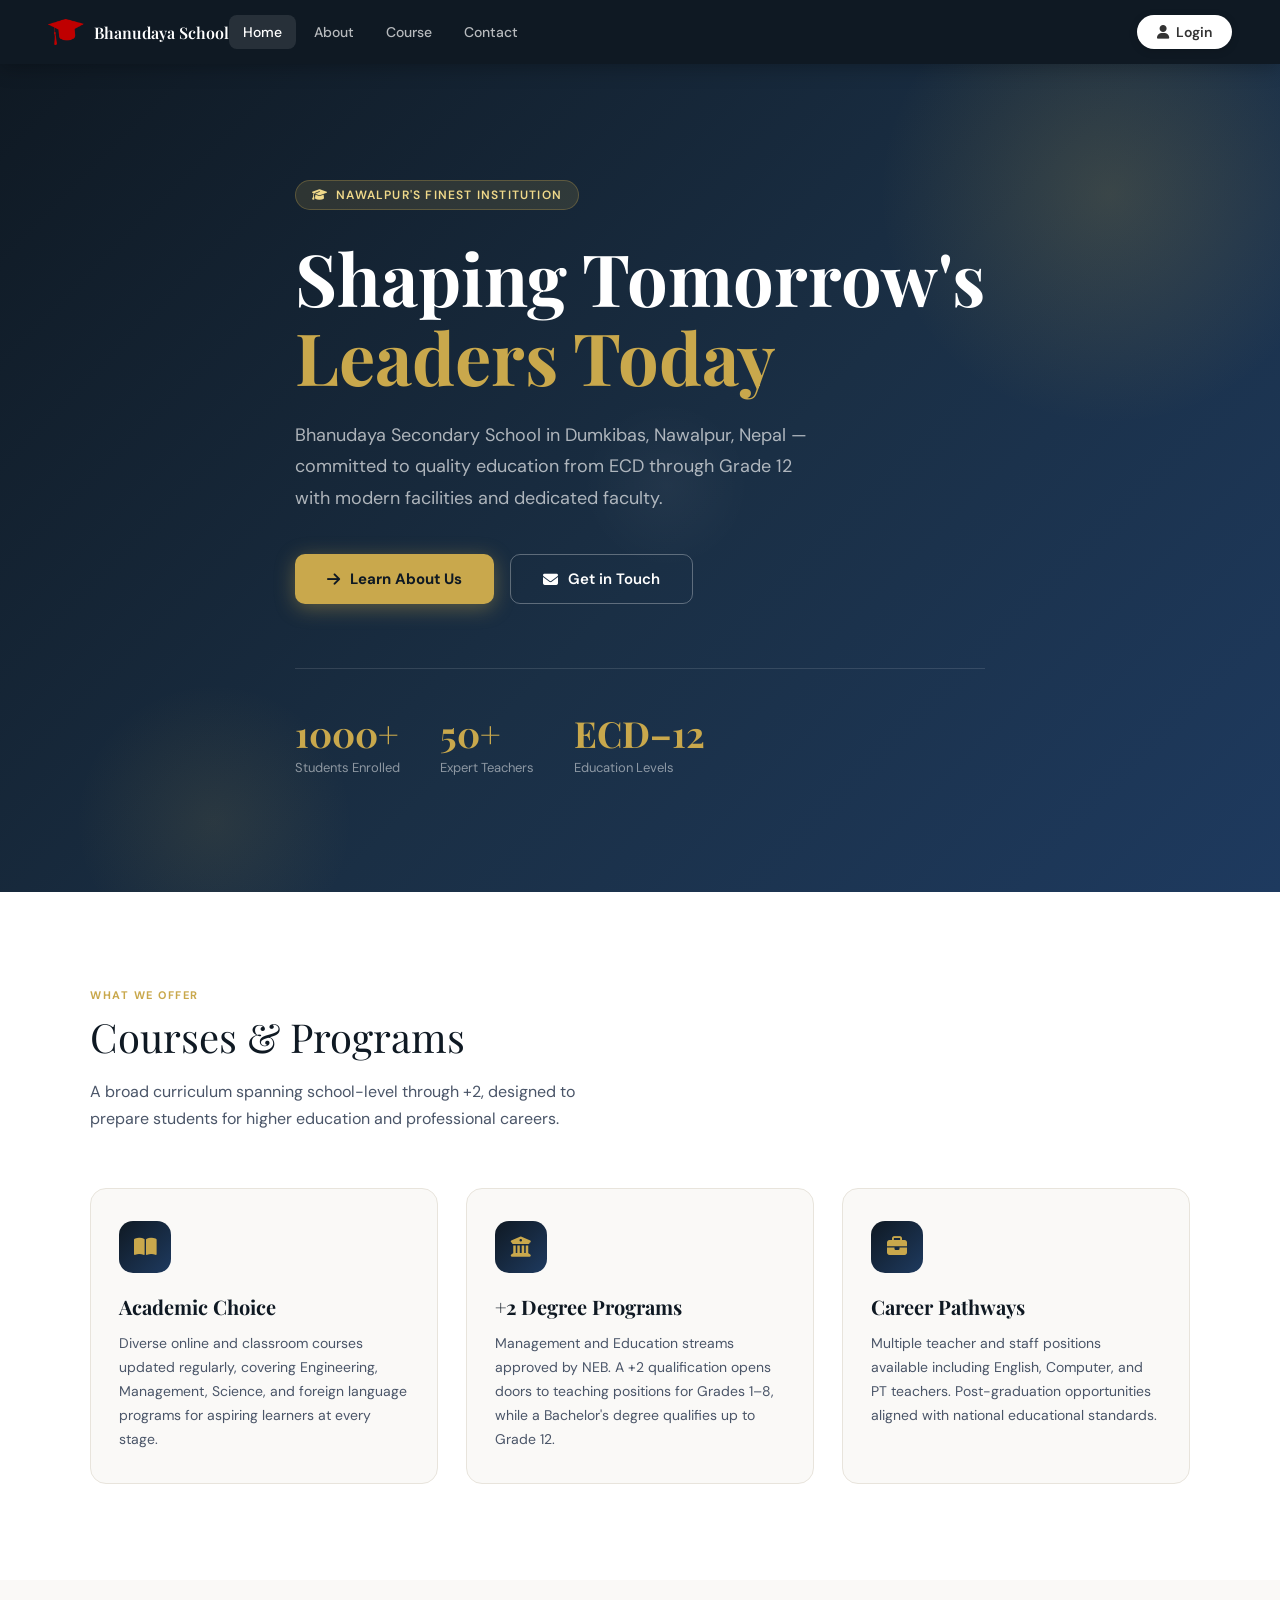
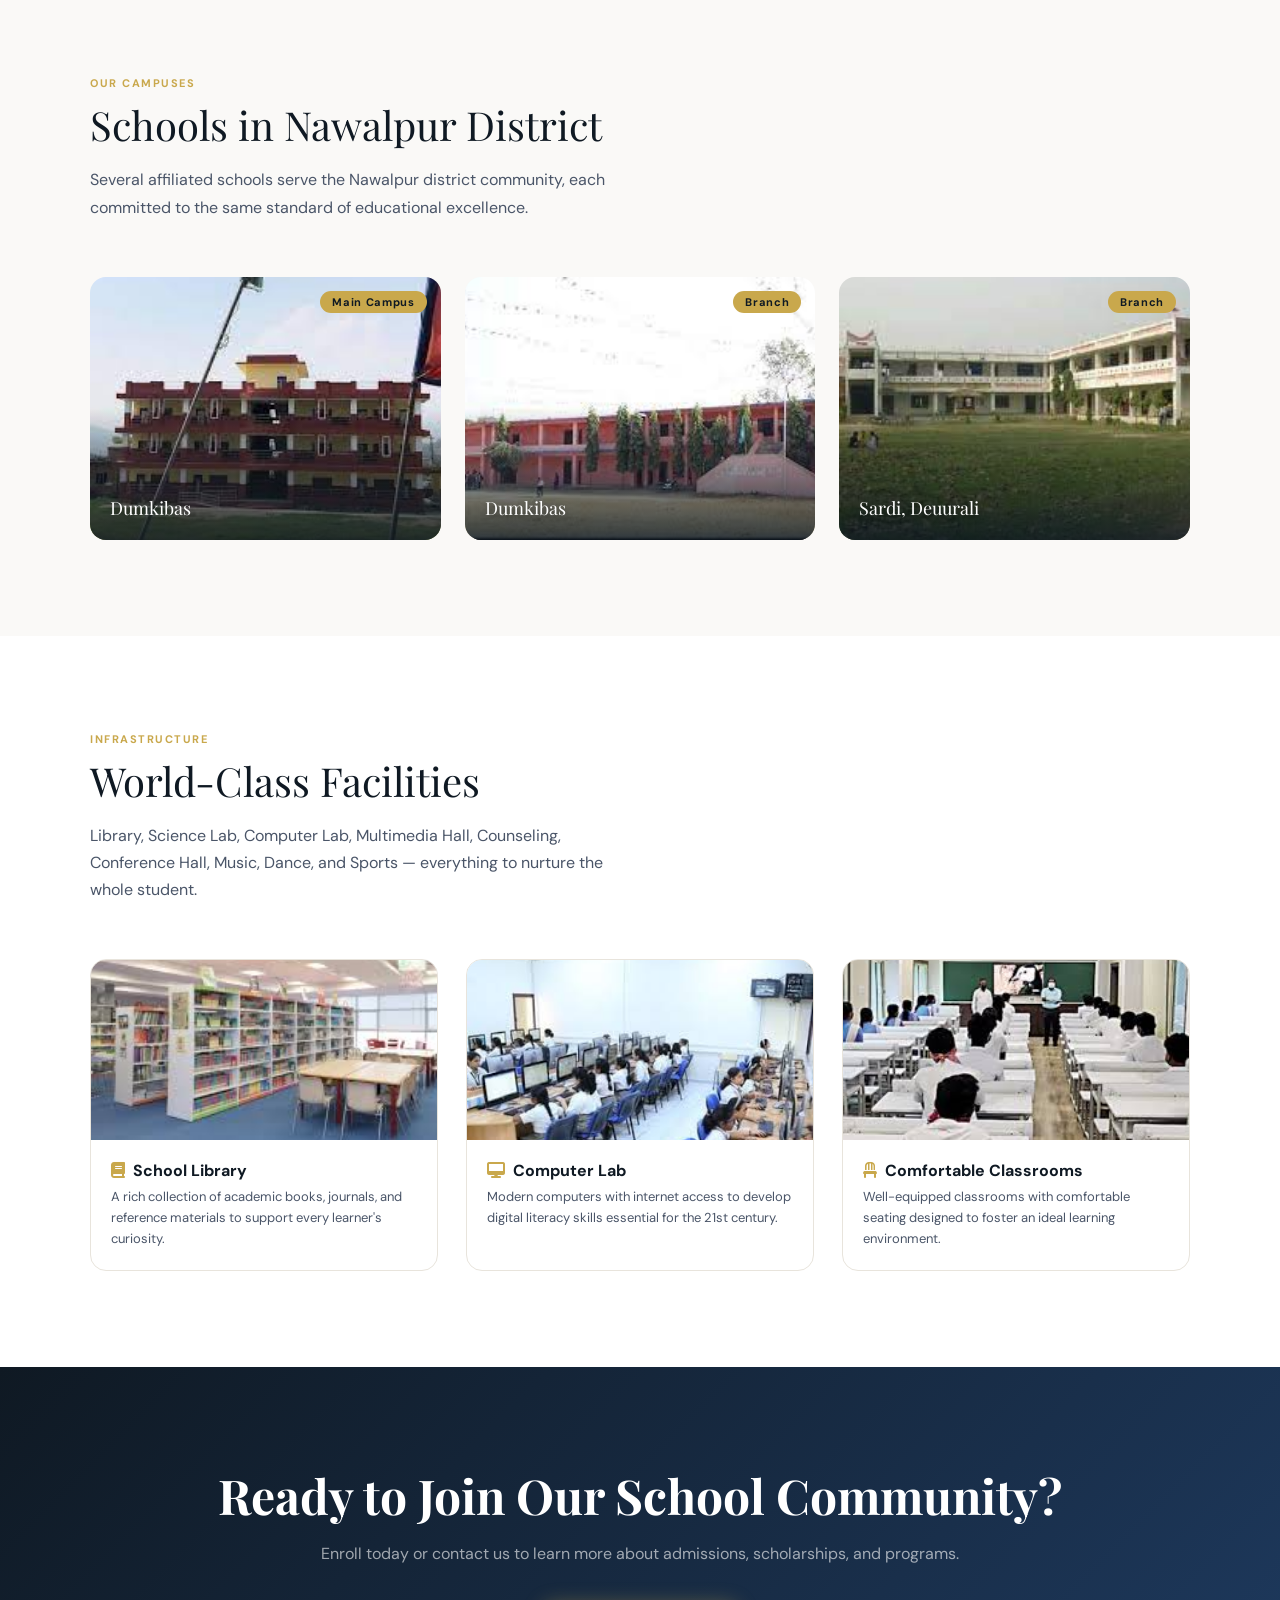
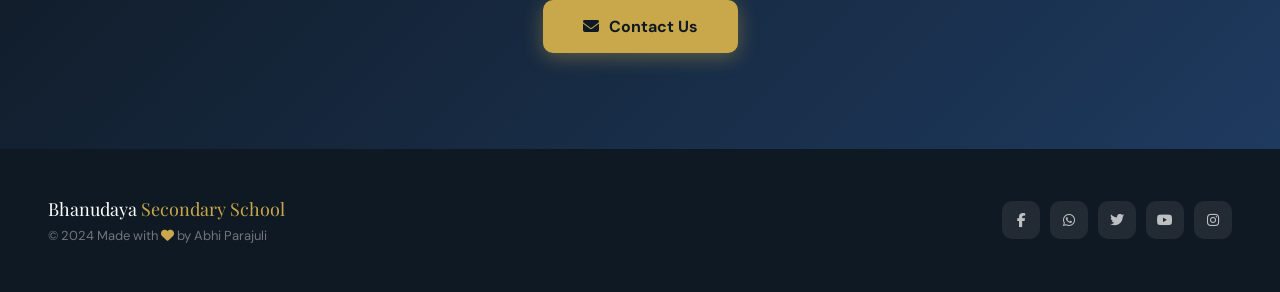
<file: index.html>
<!DOCTYPE html>
<html lang="en">
<head>
  <meta charset="UTF-8">
  <meta name="viewport" content="width=device-width, initial-scale=1.0">
  <title>Bhanudaya Secondary School — Dumkibas, Nawalpur</title>
  <link rel="preconnect" href="https://fonts.googleapis.com">
  <link rel="preconnect" href="https://fonts.gstatic.com" crossorigin>
  <link href="https://fonts.googleapis.com/css2?family=Playfair+Display:wght@600;700;800&family=DM+Sans:wght@300;400;500;600&display=swap" rel="stylesheet">
  <link rel="stylesheet" href="https://cdnjs.cloudflare.com/ajax/libs/font-awesome/6.5.1/css/all.min.css">
  <style>
    *, *::before, *::after { margin:0; padding:0; box-sizing:border-box; }

    :root {
      --ink:      #0f1923;
      --ink-soft: #4a5568;
      --ink-mute: #94a3b8;
      --gold:     #c9a84c;
      --gold-lt:  #f0d98a;
      --surface:  #faf9f7;
      --white:    #ffffff;
      --border:   #e8e4dc;
      --radius:   12px;
      --shadow:   0 4px 24px rgba(15,25,35,0.08);
      --shadow-lg:0 12px 48px rgba(15,25,35,0.14);
    }

    html { scroll-behavior: smooth; }

    body {
      font-family: 'DM Sans', sans-serif;
      background: var(--surface);
      color: var(--ink);
      overflow-x: hidden;
    }

    /* ── NAVBAR ── */
    .navbar {
      position: sticky; top: 0; z-index: 100;
      background: var(--ink);
      padding: 0 48px;
      display: flex; align-items: center; justify-content: space-between;
      height: 64px;
      box-shadow: 0 2px 20px rgba(0,0,0,0.3);
    }
    .navbar-brand {
      display: flex; align-items: center; gap: 10px;
      text-decoration: none;
    }
    .navbar-brand img { width: 36px; height: 36px; object-fit: contain; }
    .navbar-brand span {
      font-family: 'Playfair Display', serif;
      color: var(--white); font-size: 16px; font-weight: 600;
    }
    .nav-links { display: flex; gap: 4px; align-items: center; }
    .nav-links a {
      color: rgba(255,255,255,0.7); text-decoration: none;
      padding: 8px 14px; border-radius: 8px;
      font-size: 14px; font-weight: 500;
      transition: all 0.2s;
    }
    .nav-links a:hover, .nav-links a.active {
      color: var(--white); background: rgba(255,255,255,0.1);
    }

    /* ── HERO ── */
    .hero {
      min-height: 92vh;
      background: linear-gradient(135deg, var(--ink) 0%, #1a2f45 55%, #1e3a5f 100%);
      display: flex; align-items: center;
      padding: 80px 48px;
      position: relative; overflow: hidden;
    }

    /* animated background orbs */
    .hero-orb {
      position: absolute; border-radius: 50%;
      pointer-events: none;
    }
    .hero-orb-1 {
      width: 500px; height: 500px;
      top: -120px; right: -80px;
      background: radial-gradient(circle, rgba(201,168,76,0.18), transparent 65%);
      animation: floatOrb 8s ease-in-out infinite;
    }
    .hero-orb-2 {
      width: 300px; height: 300px;
      bottom: -80px; left: 5%;
      background: radial-gradient(circle, rgba(201,168,76,0.10), transparent 65%);
      animation: floatOrb 10s ease-in-out infinite reverse;
    }
    .hero-orb-3 {
      width: 180px; height: 180px;
      top: 40%; left: 45%;
      background: radial-gradient(circle, rgba(255,255,255,0.04), transparent 65%);
      animation: floatOrb 6s ease-in-out infinite;
    }
    @keyframes floatOrb {
      0%, 100% { transform: translateY(0) scale(1); }
      50% { transform: translateY(-30px) scale(1.05); }
    }

    .hero-inner {
      max-width: 1100px; margin: 0 auto;
      position: relative; z-index: 1;
    }
    .hero-label {
      display: inline-flex; align-items: center; gap: 8px;
      background: rgba(201,168,76,0.15); border: 1px solid rgba(201,168,76,0.3);
      color: var(--gold-lt); font-size: 12px; font-weight: 600;
      letter-spacing: 0.1em; text-transform: uppercase;
      padding: 6px 16px; border-radius: 20px;
      margin-bottom: 28px;
      opacity: 0; animation: fadeUp 0.7s 0.2s ease forwards;
    }
    .hero h1 {
      font-family: 'Playfair Display', serif;
      color: var(--white); font-size: clamp(38px, 6vw, 72px);
      line-height: 1.1; margin-bottom: 24px;
      opacity: 0; animation: fadeUp 0.7s 0.4s ease forwards;
    }
    .hero h1 .accent { color: var(--gold); display: block; }
    .hero p {
      color: rgba(255,255,255,0.65); font-size: 18px;
      max-width: 520px; line-height: 1.75;
      margin-bottom: 40px;
      opacity: 0; animation: fadeUp 0.7s 0.6s ease forwards;
    }
    .hero-actions {
      display: flex; gap: 16px; flex-wrap: wrap;
      opacity: 0; animation: fadeUp 0.7s 0.8s ease forwards;
    }
    .btn-gold {
      display: inline-flex; align-items: center; gap: 10px;
      padding: 14px 32px; background: var(--gold); color: var(--ink);
      border-radius: 10px; font-size: 15px; font-weight: 700;
      text-decoration: none; transition: all 0.25s;
      box-shadow: 0 4px 20px rgba(201,168,76,0.4);
    }
    .btn-gold:hover { background: var(--gold-lt); transform: translateY(-2px); box-shadow: 0 8px 28px rgba(201,168,76,0.5); }
    .btn-ghost {
      display: inline-flex; align-items: center; gap: 10px;
      padding: 14px 32px; background: transparent; color: var(--white);
      border: 1.5px solid rgba(255,255,255,0.3); border-radius: 10px;
      font-size: 15px; font-weight: 600; text-decoration: none;
      transition: all 0.25s;
    }
    .btn-ghost:hover { border-color: var(--white); background: rgba(255,255,255,0.08); }

    /* hero stats */
    .hero-stats {
      display: flex; gap: 40px; margin-top: 64px;
      padding-top: 40px; border-top: 1px solid rgba(255,255,255,0.12);
      opacity: 0; animation: fadeUp 0.7s 1.0s ease forwards;
    }
    .stat-num {
      font-family: 'Playfair Display', serif;
      font-size: 36px; color: var(--gold); font-weight: 700;
    }
    .stat-lbl { font-size: 13px; color: rgba(255,255,255,0.5); margin-top: 2px; }

    @keyframes fadeUp {
      from { opacity: 0; transform: translateY(24px); }
      to   { opacity: 1; transform: translateY(0); }
    }

    /* ── SCROLL REVEAL ── */
    .reveal {
      opacity: 0; transform: translateY(32px);
      transition: opacity 0.7s ease, transform 0.7s ease;
    }
    .reveal.visible { opacity: 1; transform: translateY(0); }
    .reveal-d1 { transition-delay: 0.1s; }
    .reveal-d2 { transition-delay: 0.2s; }
    .reveal-d3 { transition-delay: 0.3s; }

    /* ── SECTION BASE ── */
    section { padding: 96px 48px; }
    .container { max-width: 1100px; margin: 0 auto; }

    .section-label {
      font-size: 11px; font-weight: 700; letter-spacing: 0.14em;
      text-transform: uppercase; color: var(--gold);
      margin-bottom: 10px;
    }
    .section-title {
      font-family: 'Playfair Display', serif;
      font-size: clamp(28px, 3.5vw, 40px);
      color: var(--ink); line-height: 1.25;
      margin-bottom: 16px;
    }
    .section-sub {
      font-size: 16px; color: var(--ink-soft); max-width: 520px;
      line-height: 1.7; margin-bottom: 56px;
    }

    /* ── COURSES ── */
    #courses { background: var(--white); }
    .courses-grid { display: grid; grid-template-columns: repeat(3,1fr); gap: 28px; }
    .course-card {
      background: var(--surface); border: 1px solid var(--border);
      border-radius: 16px; padding: 32px 28px;
      position: relative; overflow: hidden;
      transition: all 0.3s ease;
    }
    .course-card::before {
      content: '';
      position: absolute; top: 0; left: 0; right: 0;
      height: 3px;
      background: linear-gradient(90deg, var(--gold), var(--gold-lt));
      transform: scaleX(0); transform-origin: left;
      transition: transform 0.3s ease;
    }
    .course-card:hover { transform: translateY(-6px); box-shadow: var(--shadow-lg); border-color: transparent; }
    .course-card:hover::before { transform: scaleX(1); }
    .course-icon {
      width: 52px; height: 52px; border-radius: 14px;
      background: linear-gradient(135deg, var(--ink), #1e3a5f);
      display: flex; align-items: center; justify-content: center;
      margin-bottom: 20px;
    }
    .course-icon i { color: var(--gold); font-size: 20px; }
    .course-card h3 {
      font-family: 'Playfair Display', serif;
      font-size: 20px; margin-bottom: 12px; color: var(--ink);
    }
    .course-card p { font-size: 14px; color: var(--ink-soft); line-height: 1.7; }

    /* ── LOCATIONS ── */
    #locations { background: var(--surface); }
    .locations-grid { display: grid; grid-template-columns: repeat(3,1fr); gap: 24px; }
    .location-card {
      border-radius: 16px; overflow: hidden;
      position: relative; aspect-ratio: 4/3;
      cursor: pointer;
    }
    .location-card img {
      width: 100%; height: 100%; object-fit: cover;
      transition: transform 0.5s ease;
    }
    .location-card:hover img { transform: scale(1.08); }
    .location-overlay {
      position: absolute; inset: 0;
      background: linear-gradient(to top, rgba(15,25,35,0.85), transparent 50%);
      display: flex; align-items: flex-end; padding: 20px;
    }
    .location-name {
      font-family: 'Playfair Display', serif;
      color: var(--white); font-size: 18px;
      text-shadow: 0 2px 8px rgba(0,0,0,0.4);
    }
    .location-badge {
      position: absolute; top: 14px; right: 14px;
      background: var(--gold); color: var(--ink);
      font-size: 11px; font-weight: 700;
      padding: 4px 12px; border-radius: 20px;
      letter-spacing: 0.06em;
    }

    /* ── FACILITIES ── */
    #facilities { background: var(--white); }
    .facilities-grid { display: grid; grid-template-columns: repeat(3,1fr); gap: 28px; }
    .facility-card {
      border-radius: 16px; overflow: hidden;
      border: 1px solid var(--border);
      transition: all 0.3s ease;
    }
    .facility-card:hover { transform: translateY(-4px); box-shadow: var(--shadow-lg); }
    .facility-img { height: 180px; overflow: hidden; }
    .facility-img img { width: 100%; height: 100%; object-fit: cover; transition: transform 0.5s; }
    .facility-card:hover .facility-img img { transform: scale(1.06); }
    .facility-info { padding: 20px; }
    .facility-info h3 { font-size: 16px; font-weight: 700; margin-bottom: 6px; color: var(--ink); }
    .facility-info p { font-size: 13px; color: var(--ink-soft); line-height: 1.6; }

    /* ── CTA ── */
    #cta {
      background: linear-gradient(135deg, var(--ink), #1e3a5f);
      text-align: center; padding: 96px 48px;
    }
    #cta h2 {
      font-family: 'Playfair Display', serif;
      color: var(--white); font-size: clamp(28px, 4vw, 48px);
      margin-bottom: 16px;
    }
    #cta p { color: rgba(255,255,255,0.6); font-size: 16px; margin-bottom: 36px; }

    /* ── FOOTER ── */
    footer {
      background: var(--ink); padding: 48px;
      display: flex; align-items: center; justify-content: space-between;
      flex-wrap: wrap; gap: 24px;
    }
    .footer-brand {
      font-family: 'Playfair Display', serif;
      color: var(--white); font-size: 18px;
    }
    .footer-brand span { color: var(--gold); }
    .footer-copy { font-size: 13px; color: rgba(255,255,255,0.4); }
    .social-row { display: flex; gap: 10px; }
    .social-btn {
      width: 38px; height: 38px; border-radius: 10px;
      background: rgba(255,255,255,0.08); color: rgba(255,255,255,0.7);
      display: flex; align-items: center; justify-content: center;
      text-decoration: none; font-size: 14px;
      transition: all 0.2s;
    }
    .social-btn:hover { background: var(--gold); color: var(--ink); transform: translateY(-2px); }

    /* ── MOBILE ── */
    .menu-toggle { display: none; background: none; border: none; color: var(--white); font-size: 22px; cursor: pointer; }

    @media (max-width: 900px) {
      .courses-grid, .locations-grid, .facilities-grid { grid-template-columns: 1fr; }
    }
    @media (max-width: 768px) {
      .navbar { padding: 0 20px; }
      section { padding: 64px 20px; }
      .hero { padding: 60px 20px; min-height: auto; }
      .hero-stats { gap: 24px; flex-wrap: wrap; }
      .navbar-brand span { display: none; }
      .menu-toggle { display: block; }
      .nav-links {
        display: none; position: absolute; top: 64px; left: 0; right: 0;
        background: var(--ink); flex-direction: column;
        padding: 16px; gap: 4px; border-top: 1px solid rgba(255,255,255,0.1);
      }
      .nav-links.open { display: flex; }
      footer { flex-direction: column; text-align: center; padding: 40px 20px; }
    }
  </style>
</head>
<body>

<!-- NAVBAR -->
<nav class="navbar">
  <a href="index.html" class="navbar-brand">
    <img src="photo/hat.png" alt="logo">
    <span>Bhanudaya School</span>
  </a>
  <div class="nav-links" id="navLinks">
    <a href="index.html" class="active">Home</a>
    <a href="about.html">About</a>
    <a href="course.html">Course</a>
    <a href="contact.html">Contact</a>
  </div>
  <button class="menu-toggle" onclick="document.getElementById('navLinks').classList.toggle('open')">
    <i class="fa fa-bars"></i>
  </button>
</nav>

<!-- HERO -->
<section class="hero">
  <div class="hero-orb hero-orb-1"></div>
  <div class="hero-orb hero-orb-2"></div>
  <div class="hero-orb hero-orb-3"></div>
  <div class="hero-inner">
    <div class="hero-label"><i class="fa fa-graduation-cap"></i> Nawalpur's Finest Institution</div>
    <h1>Shaping Tomorrow's<br><span class="accent">Leaders Today</span></h1>
    <p>Bhanudaya Secondary School in Dumkibas, Nawalpur, Nepal — committed to quality education from ECD through Grade 12 with modern facilities and dedicated faculty.</p>
    <div class="hero-actions">
      <a href="about.html" class="btn-gold"><i class="fa fa-arrow-right"></i> Learn About Us</a>
      <a href="contact.html" class="btn-ghost"><i class="fa fa-envelope"></i> Get in Touch</a>
    </div>
    <div class="hero-stats">
      <div>
        <div class="stat-num">1000+</div>
        <div class="stat-lbl">Students Enrolled</div>
      </div>
      <div>
        <div class="stat-num">50+</div>
        <div class="stat-lbl">Expert Teachers</div>
      </div>
      <div>
        <div class="stat-num">ECD–12</div>
        <div class="stat-lbl">Education Levels</div>
      </div>
    </div>
  </div>
</section>

<!-- COURSES -->
<section id="courses">
  <div class="container">
    <div class="reveal">
      <div class="section-label">What We Offer</div>
      <div class="section-title">Courses &amp; Programs</div>
      <p class="section-sub">A broad curriculum spanning school-level through +2, designed to prepare students for higher education and professional careers.</p>
    </div>
    <div class="courses-grid">
      <div class="course-card reveal reveal-d1">
        <div class="course-icon"><i class="fa fa-book-open"></i></div>
        <h3>Academic Choice</h3>
        <p>Diverse online and classroom courses updated regularly, covering Engineering, Management, Science, and foreign language programs for aspiring learners at every stage.</p>
      </div>
      <div class="course-card reveal reveal-d2">
        <div class="course-icon"><i class="fa fa-university"></i></div>
        <h3>+2 Degree Programs</h3>
        <p>Management and Education streams approved by NEB. A +2 qualification opens doors to teaching positions for Grades 1–8, while a Bachelor's degree qualifies up to Grade 12.</p>
      </div>
      <div class="course-card reveal reveal-d3">
        <div class="course-icon"><i class="fa fa-briefcase"></i></div>
        <h3>Career Pathways</h3>
        <p>Multiple teacher and staff positions available including English, Computer, and PT teachers. Post-graduation opportunities aligned with national educational standards.</p>
      </div>
    </div>
  </div>
</section>

<!-- LOCATIONS -->
<section id="locations">
  <div class="container">
    <div class="reveal">
      <div class="section-label">Our Campuses</div>
      <div class="section-title">Schools in Nawalpur District</div>
      <p class="section-sub">Several affiliated schools serve the Nawalpur district community, each committed to the same standard of educational excellence.</p>
    </div>
    <div class="locations-grid">
      <div class="location-card reveal reveal-d1">
        <img src="photo/bhanudaya1.jfif" alt="Dumkibas Campus">
        <div class="location-overlay"><span class="location-name">Dumkibas</span></div>
        <div class="location-badge">Main Campus</div>
      </div>
      <div class="location-card reveal reveal-d2">
        <img src="photo/bhanudaya.jfif" alt="Dumkibas Branch">
        <div class="location-overlay"><span class="location-name">Dumkibas</span></div>
        <div class="location-badge">Branch</div>
      </div>
      <div class="location-card reveal reveal-d3">
        <img src="photo/bhanudaya2.jfif" alt="Sardi Deuurali">
        <div class="location-overlay"><span class="location-name">Sardi, Deuurali</span></div>
        <div class="location-badge">Branch</div>
      </div>
    </div>
  </div>
</section>

<!-- FACILITIES -->
<section id="facilities">
  <div class="container">
    <div class="reveal">
      <div class="section-label">Infrastructure</div>
      <div class="section-title">World-Class Facilities</div>
      <p class="section-sub">Library, Science Lab, Computer Lab, Multimedia Hall, Counseling, Conference Hall, Music, Dance, and Sports — everything to nurture the whole student.</p>
    </div>
    <div class="facilities-grid">
      <div class="facility-card reveal reveal-d1">
        <div class="facility-img"><img src="photo/library.jfif" alt="Library"></div>
        <div class="facility-info">
          <h3><i class="fa fa-book" style="color:var(--gold);margin-right:8px"></i>School Library</h3>
          <p>A rich collection of academic books, journals, and reference materials to support every learner's curiosity.</p>
        </div>
      </div>
      <div class="facility-card reveal reveal-d2">
        <div class="facility-img"><img src="photo/facilities.jfif" alt="Computer Lab"></div>
        <div class="facility-info">
          <h3><i class="fa fa-desktop" style="color:var(--gold);margin-right:8px"></i>Computer Lab</h3>
          <p>Modern computers with internet access to develop digital literacy skills essential for the 21st century.</p>
        </div>
      </div>
      <div class="facility-card reveal reveal-d3">
        <div class="facility-img"><img src="photo/bench.jfif" alt="Classrooms"></div>
        <div class="facility-info">
          <h3><i class="fa fa-chair" style="color:var(--gold);margin-right:8px"></i>Comfortable Classrooms</h3>
          <p>Well-equipped classrooms with comfortable seating designed to foster an ideal learning environment.</p>
        </div>
      </div>
    </div>
  </div>
</section>

<!-- CTA -->
<section id="cta">
  <div class="container">
    <div class="reveal">
      <h2>Ready to Join Our School Community?</h2>
      <p>Enroll today or contact us to learn more about admissions, scholarships, and programs.</p>
      <a href="contact.html" class="btn-gold" style="display:inline-flex;gap:10px;align-items:center;font-size:16px;padding:16px 40px;">
        <i class="fa fa-envelope"></i> Contact Us
      </a>
    </div>
  </div>
</section>

<!-- FOOTER -->
<footer>
  <div>
    <div class="footer-brand">Bhanudaya <span>Secondary School</span></div>
    <div class="footer-copy" style="margin-top:6px">© 2024 Made with <i class="fa fa-heart" style="color:var(--gold)"></i> by Abhi Parajuli</div>
  </div>
  <div class="social-row">
    <a href="https://www.facebook.com/Bhanudaya-model-secondary-school-767262433633066/" class="social-btn" target="_blank"><i class="fab fa-facebook-f"></i></a>
    <a href="https://www.whatsapp.com/" class="social-btn" target="_blank"><i class="fab fa-whatsapp"></i></a>
    <a href="https://twitter.com/" class="social-btn" target="_blank"><i class="fab fa-twitter"></i></a>
    <a href="https://www.youtube.com/" class="social-btn" target="_blank"><i class="fab fa-youtube"></i></a>
    <a href="https://www.instagram.com/" class="social-btn" target="_blank"><i class="fab fa-instagram"></i></a>
  </div>
</footer>

<script src="js/navbar.js"></script>
<script>
  // Scroll reveal
  const revealEls = document.querySelectorAll('.reveal');
  const io = new IntersectionObserver((entries) => {
    entries.forEach(e => { if (e.isIntersecting) { e.target.classList.add('visible'); io.unobserve(e.target); } });
  }, { threshold: 0.12 });
  revealEls.forEach(el => io.observe(el));
</script>
</body>
</html>
</file>
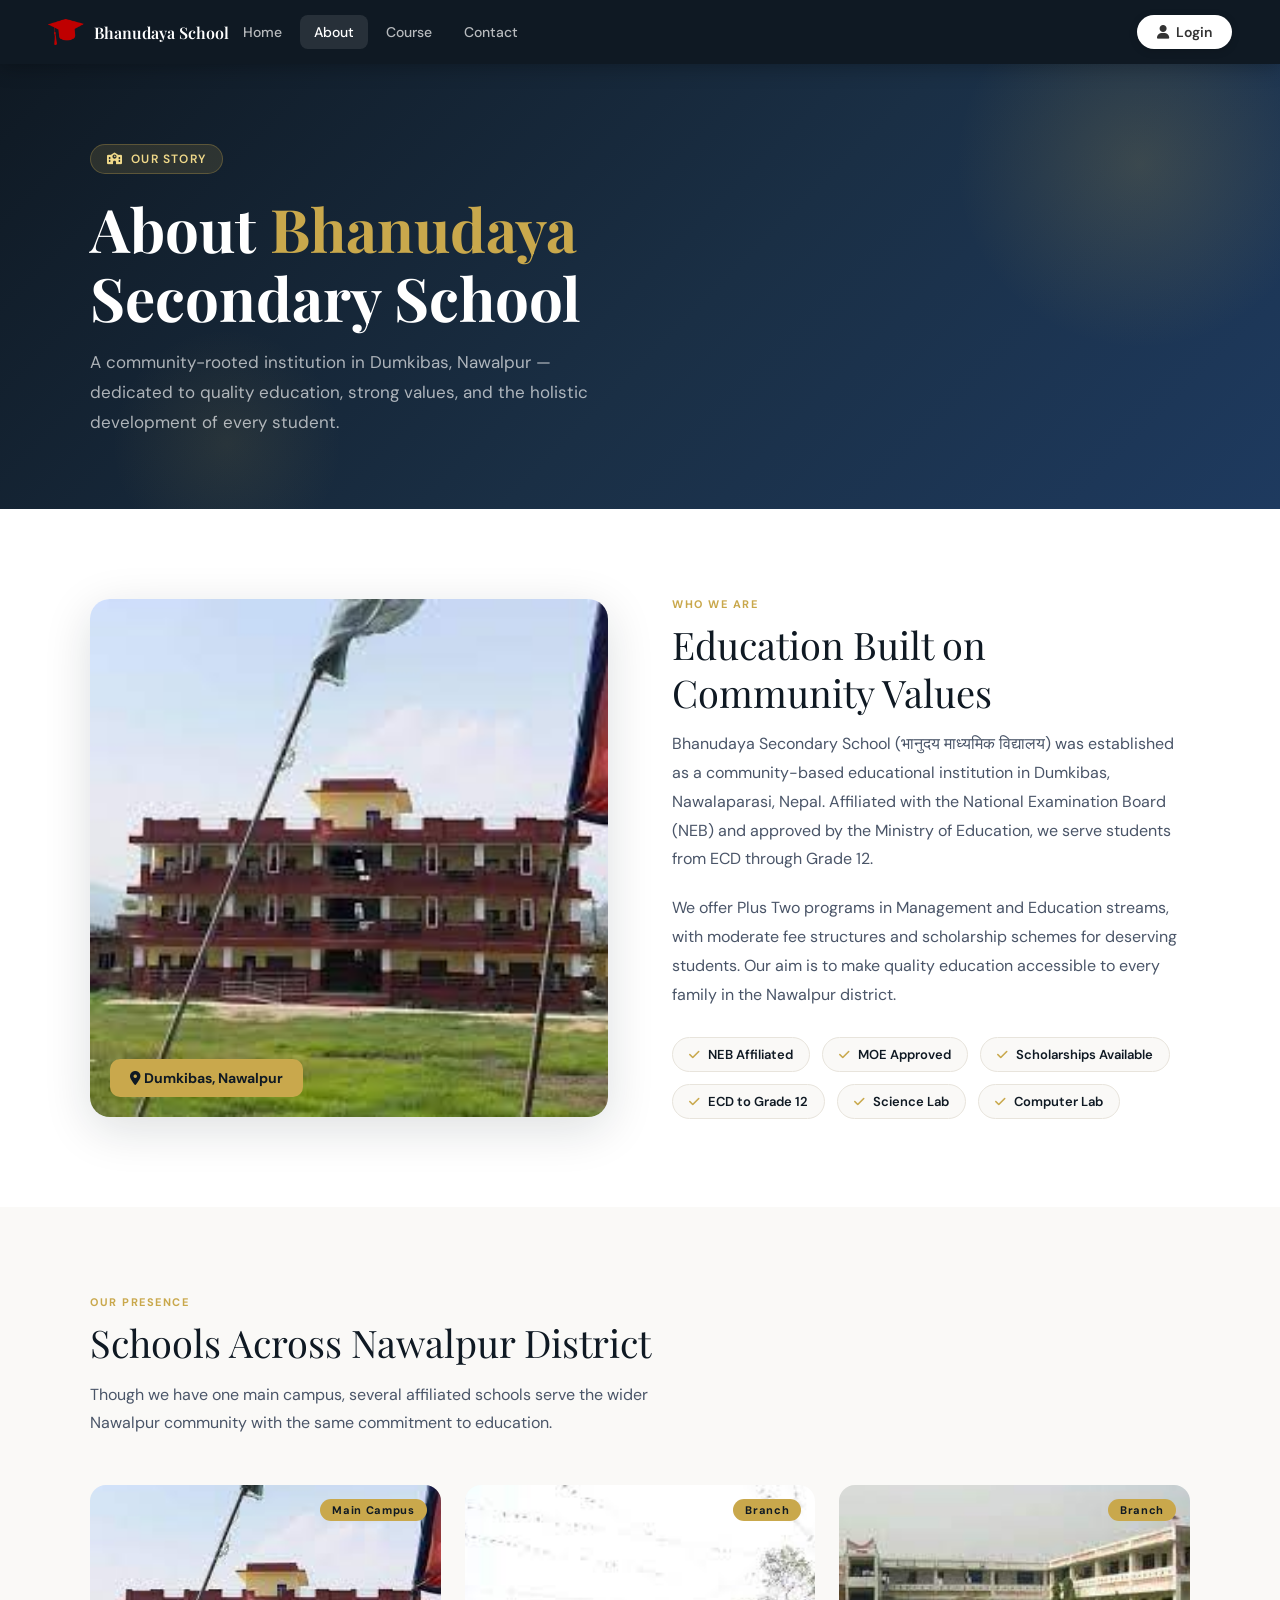
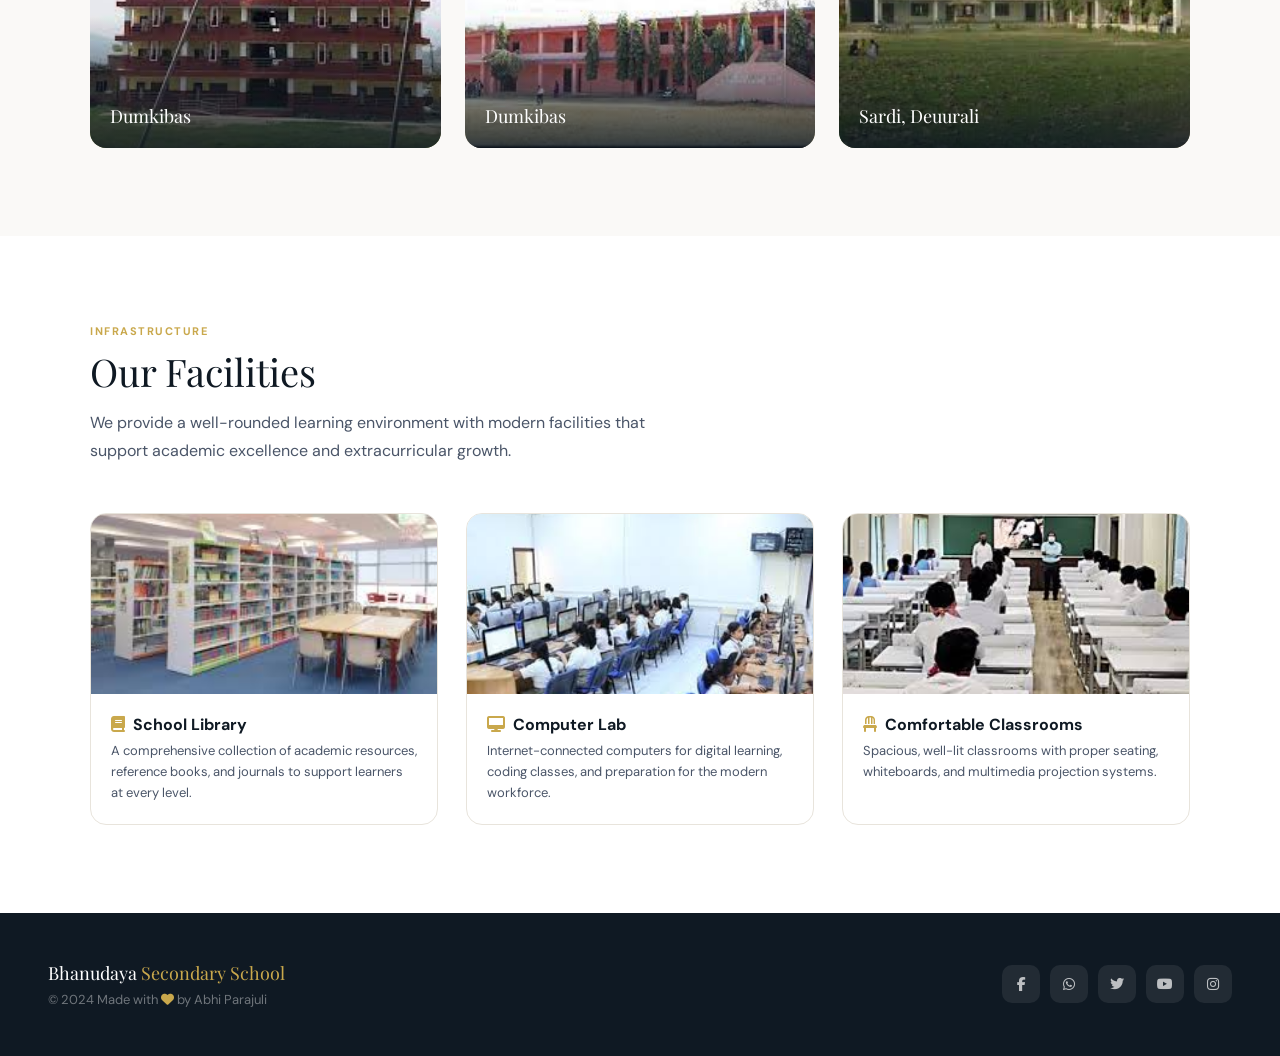
<file: about.html>
<!DOCTYPE html>
<html lang="en">
<head>
  <meta charset="UTF-8">
  <meta name="viewport" content="width=device-width, initial-scale=1.0">
  <title>About Us — Bhanudaya Secondary School</title>
  <link rel="preconnect" href="https://fonts.googleapis.com">
  <link rel="preconnect" href="https://fonts.gstatic.com" crossorigin>
  <link href="https://fonts.googleapis.com/css2?family=Playfair+Display:wght@600;700;800&family=DM+Sans:wght@300;400;500;600&display=swap" rel="stylesheet">
  <link rel="stylesheet" href="https://cdnjs.cloudflare.com/ajax/libs/font-awesome/6.5.1/css/all.min.css">
  <style>
    *, *::before, *::after { margin:0; padding:0; box-sizing:border-box; }

    :root {
      --ink:      #0f1923;
      --ink-soft: #4a5568;
      --ink-mute: #94a3b8;
      --gold:     #c9a84c;
      --gold-lt:  #f0d98a;
      --surface:  #faf9f7;
      --white:    #ffffff;
      --border:   #e8e4dc;
      --radius:   12px;
      --shadow:   0 4px 24px rgba(15,25,35,0.08);
      --shadow-lg:0 12px 48px rgba(15,25,35,0.14);
    }

    html { scroll-behavior: smooth; }
    body { font-family: 'DM Sans', sans-serif; background: var(--surface); color: var(--ink); overflow-x: hidden; }

    /* NAVBAR */
    .navbar {
      position: sticky; top: 0; z-index: 100;
      background: var(--ink); padding: 0 48px;
      display: flex; align-items: center; justify-content: space-between;
      height: 64px; box-shadow: 0 2px 20px rgba(0,0,0,0.3);
    }
    .navbar-brand { display: flex; align-items: center; gap: 10px; text-decoration: none; }
    .navbar-brand img { width: 36px; height: 36px; object-fit: contain; }
    .navbar-brand span { font-family: 'Playfair Display', serif; color: var(--white); font-size: 16px; font-weight: 600; }
    .nav-links { display: flex; gap: 4px; align-items: center; }
    .nav-links a { color: rgba(255,255,255,0.7); text-decoration: none; padding: 8px 14px; border-radius: 8px; font-size: 14px; font-weight: 500; transition: all 0.2s; }
    .nav-links a:hover, .nav-links a.active { color: var(--white); background: rgba(255,255,255,0.1); }
    .menu-toggle { display: none; background: none; border: none; color: var(--white); font-size: 22px; cursor: pointer; }

    /* HERO */
    .hero {
      background: linear-gradient(135deg, var(--ink) 0%, #1a2f45 55%, #1e3a5f 100%);
      padding: 80px 48px 72px; position: relative; overflow: hidden;
    }
    .hero-orb {
      position: absolute; border-radius: 50%; pointer-events: none;
    }
    .hero-orb-1 { width: 400px; height: 400px; top: -100px; right: -60px; background: radial-gradient(circle, rgba(201,168,76,0.18), transparent 65%); animation: floatOrb 9s ease-in-out infinite; }
    .hero-orb-2 { width: 250px; height: 250px; bottom: -60px; left: 8%; background: radial-gradient(circle, rgba(201,168,76,0.10), transparent 65%); animation: floatOrb 11s ease-in-out infinite reverse; }
    @keyframes floatOrb { 0%,100% { transform: translateY(0); } 50% { transform: translateY(-24px); } }

    .hero-inner { max-width: 1100px; margin: 0 auto; position: relative; z-index: 1; }
    .hero-label {
      display: inline-flex; align-items: center; gap: 8px;
      background: rgba(201,168,76,0.15); border: 1px solid rgba(201,168,76,0.3);
      color: var(--gold-lt); font-size: 12px; font-weight: 600;
      letter-spacing: 0.1em; text-transform: uppercase;
      padding: 6px 16px; border-radius: 20px; margin-bottom: 20px;
      opacity: 0; animation: fadeUp 0.7s 0.2s ease forwards;
    }
    .hero h1 {
      font-family: 'Playfair Display', serif;
      color: var(--white); font-size: clamp(36px, 5vw, 60px);
      line-height: 1.15; margin-bottom: 16px;
      opacity: 0; animation: fadeUp 0.7s 0.4s ease forwards;
    }
    .hero h1 span { color: var(--gold); }
    .hero p {
      color: rgba(255,255,255,0.65); font-size: 17px;
      max-width: 540px; line-height: 1.75;
      opacity: 0; animation: fadeUp 0.7s 0.6s ease forwards;
    }
    @keyframes fadeUp { from { opacity:0; transform:translateY(24px); } to { opacity:1; transform:translateY(0); } }

    /* SCROLL REVEAL */
    .reveal { opacity: 0; transform: translateY(32px); transition: opacity 0.7s ease, transform 0.7s ease; }
    .reveal.visible { opacity: 1; transform: translateY(0); }
    .reveal-d1 { transition-delay: 0.1s; } .reveal-d2 { transition-delay: 0.2s; } .reveal-d3 { transition-delay: 0.3s; }

    /* SECTION */
    section { padding: 88px 48px; }
    .container { max-width: 1100px; margin: 0 auto; }
    .section-label { font-size: 11px; font-weight: 700; letter-spacing: 0.14em; text-transform: uppercase; color: var(--gold); margin-bottom: 10px; }
    .section-title { font-family: 'Playfair Display', serif; font-size: clamp(26px, 3.5vw, 38px); color: var(--ink); line-height: 1.25; margin-bottom: 14px; }
    .section-sub { font-size: 16px; color: var(--ink-soft); max-width: 560px; line-height: 1.75; margin-bottom: 48px; }

    /* ABOUT INTRO */
    #about-intro { background: var(--white); }
    .about-grid { display: grid; grid-template-columns: 1fr 1fr; gap: 64px; align-items: center; }
    .about-img-wrap { position: relative; border-radius: 20px; overflow: hidden; box-shadow: var(--shadow-lg); }
    .about-img-wrap img { width: 100%; display: block; object-fit: cover; transition: transform 0.6s ease; }
    .about-img-wrap:hover img { transform: scale(1.04); }
    .about-badge {
      position: absolute; bottom: 20px; left: 20px;
      background: var(--gold); color: var(--ink);
      padding: 10px 20px; border-radius: 10px;
      font-weight: 700; font-size: 14px;
    }
    .about-text p { font-size: 16px; color: var(--ink-soft); line-height: 1.8; margin-bottom: 20px; }
    .about-highlights { display: flex; flex-wrap: wrap; gap: 12px; margin-top: 28px; }
    .highlight-pill {
      display: inline-flex; align-items: center; gap: 8px;
      background: var(--surface); border: 1px solid var(--border);
      padding: 8px 16px; border-radius: 20px;
      font-size: 13px; font-weight: 600; color: var(--ink);
      transition: all 0.2s;
    }
    .highlight-pill:hover { background: var(--gold); border-color: var(--gold); color: var(--ink); }
    .highlight-pill i { color: var(--gold); font-size: 12px; }
    .highlight-pill:hover i { color: var(--ink); }

    /* CAMPUSES */
    #campuses { background: var(--surface); }
    .campuses-grid { display: grid; grid-template-columns: repeat(3,1fr); gap: 24px; }
    .campus-card { border-radius: 16px; overflow: hidden; position: relative; aspect-ratio: 4/3; cursor: pointer; }
    .campus-card img { width: 100%; height: 100%; object-fit: cover; transition: transform 0.5s ease; }
    .campus-card:hover img { transform: scale(1.08); }
    .campus-overlay {
      position: absolute; inset: 0;
      background: linear-gradient(to top, rgba(15,25,35,0.85), transparent 50%);
      display: flex; align-items: flex-end; padding: 20px;
    }
    .campus-name { font-family: 'Playfair Display', serif; color: var(--white); font-size: 18px; }
    .campus-tag {
      position: absolute; top: 14px; right: 14px;
      background: var(--gold); color: var(--ink);
      font-size: 11px; font-weight: 700; padding: 4px 12px;
      border-radius: 20px; letter-spacing: 0.06em;
    }

    /* FACILITIES */
    #facilities { background: var(--white); }
    .facilities-grid { display: grid; grid-template-columns: repeat(3,1fr); gap: 28px; }
    .facility-card { border-radius: 16px; overflow: hidden; border: 1px solid var(--border); transition: all 0.3s; }
    .facility-card:hover { transform: translateY(-4px); box-shadow: var(--shadow-lg); }
    .fac-img { height: 180px; overflow: hidden; }
    .fac-img img { width: 100%; height: 100%; object-fit: cover; transition: transform 0.5s; }
    .facility-card:hover .fac-img img { transform: scale(1.06); }
    .fac-info { padding: 20px; }
    .fac-info h3 { font-size: 16px; font-weight: 700; margin-bottom: 6px; color: var(--ink); }
    .fac-info p { font-size: 13px; color: var(--ink-soft); line-height: 1.6; }

    /* FOOTER */
    footer {
      background: var(--ink); padding: 48px;
      display: flex; align-items: center; justify-content: space-between;
      flex-wrap: wrap; gap: 24px;
    }
    .footer-brand { font-family: 'Playfair Display', serif; color: var(--white); font-size: 18px; }
    .footer-brand span { color: var(--gold); }
    .footer-copy { font-size: 13px; color: rgba(255,255,255,0.4); margin-top: 6px; }
    .social-row { display: flex; gap: 10px; }
    .social-btn {
      width: 38px; height: 38px; border-radius: 10px;
      background: rgba(255,255,255,0.08); color: rgba(255,255,255,0.7);
      display: flex; align-items: center; justify-content: center;
      text-decoration: none; font-size: 14px; transition: all 0.2s;
    }
    .social-btn:hover { background: var(--gold); color: var(--ink); transform: translateY(-2px); }

    @media (max-width: 900px) {
      .about-grid { grid-template-columns: 1fr; }
      .campuses-grid, .facilities-grid { grid-template-columns: 1fr; }
    }
    @media (max-width: 768px) {
      .navbar { padding: 0 20px; }
      .navbar-brand span { display: none; }
      section { padding: 56px 20px; }
      .hero { padding: 56px 20px; }
      .menu-toggle { display: block; }
      .nav-links { display: none; position: absolute; top: 64px; left: 0; right: 0; background: var(--ink); flex-direction: column; padding: 16px; gap: 4px; border-top: 1px solid rgba(255,255,255,0.1); }
      .nav-links.open { display: flex; }
      footer { flex-direction: column; text-align: center; padding: 40px 20px; }
    }
  </style>
</head>
<body>

<nav class="navbar">
  <a href="index.html" class="navbar-brand">
    <img src="photo/hat.png" alt="logo">
    <span>Bhanudaya School</span>
  </a>
  <div class="nav-links" id="navLinks">
    <a href="index.html">Home</a>
    <a href="about.html" class="active">About</a>
    <a href="course.html">Course</a>
    <a href="contact.html">Contact</a>
  </div>
  <button class="menu-toggle" onclick="document.getElementById('navLinks').classList.toggle('open')">
    <i class="fa fa-bars"></i>
  </button>
</nav>

<section class="hero">
  <div class="hero-orb hero-orb-1"></div>
  <div class="hero-orb hero-orb-2"></div>
  <div class="hero-inner">
    <div class="hero-label"><i class="fa fa-school"></i> Our Story</div>
    <h1>About <span>Bhanudaya</span><br>Secondary School</h1>
    <p>A community-rooted institution in Dumkibas, Nawalpur — dedicated to quality education, strong values, and the holistic development of every student.</p>
  </div>
</section>

<!-- ABOUT INTRO -->
<section id="about-intro">
  <div class="container">
    <div class="about-grid">
      <div class="about-img-wrap reveal">
        <img src="photo/bhanudaya1.jfif" alt="Bhanudaya School">
        <div class="about-badge"><i class="fa fa-map-marker-alt"></i> Dumkibas, Nawalpur</div>
      </div>
      <div class="about-text reveal reveal-d2">
        <div class="section-label">Who We Are</div>
        <div class="section-title">Education Built on Community Values</div>
        <p>Bhanudaya Secondary School (भानुदय माध्यमिक विद्यालय) was established as a community-based educational institution in Dumkibas, Nawalaparasi, Nepal. Affiliated with the National Examination Board (NEB) and approved by the Ministry of Education, we serve students from ECD through Grade 12.</p>
        <p>We offer Plus Two programs in Management and Education streams, with moderate fee structures and scholarship schemes for deserving students. Our aim is to make quality education accessible to every family in the Nawalpur district.</p>
        <div class="about-highlights">
          <span class="highlight-pill"><i class="fa fa-check"></i> NEB Affiliated</span>
          <span class="highlight-pill"><i class="fa fa-check"></i> MOE Approved</span>
          <span class="highlight-pill"><i class="fa fa-check"></i> Scholarships Available</span>
          <span class="highlight-pill"><i class="fa fa-check"></i> ECD to Grade 12</span>
          <span class="highlight-pill"><i class="fa fa-check"></i> Science Lab</span>
          <span class="highlight-pill"><i class="fa fa-check"></i> Computer Lab</span>
        </div>
      </div>
    </div>
  </div>
</section>

<!-- CAMPUSES -->
<section id="campuses">
  <div class="container">
    <div class="reveal">
      <div class="section-label">Our Presence</div>
      <div class="section-title">Schools Across Nawalpur District</div>
      <p class="section-sub">Though we have one main campus, several affiliated schools serve the wider Nawalpur community with the same commitment to education.</p>
    </div>
    <div class="campuses-grid">
      <div class="campus-card reveal reveal-d1">
        <img src="photo/bhanudaya1.jfif" alt="Dumkibas Main">
        <div class="campus-overlay"><span class="campus-name">Dumkibas</span></div>
        <div class="campus-tag">Main Campus</div>
      </div>
      <div class="campus-card reveal reveal-d2">
        <img src="photo/bhanudaya.jfif" alt="Dumkibas Branch">
        <div class="campus-overlay"><span class="campus-name">Dumkibas</span></div>
        <div class="campus-tag">Branch</div>
      </div>
      <div class="campus-card reveal reveal-d3">
        <img src="photo/bhanudaya2.jfif" alt="Sardi Deuurali">
        <div class="campus-overlay"><span class="campus-name">Sardi, Deuurali</span></div>
        <div class="campus-tag">Branch</div>
      </div>
    </div>
  </div>
</section>

<!-- FACILITIES -->
<section id="facilities">
  <div class="container">
    <div class="reveal">
      <div class="section-label">Infrastructure</div>
      <div class="section-title">Our Facilities</div>
      <p class="section-sub">We provide a well-rounded learning environment with modern facilities that support academic excellence and extracurricular growth.</p>
    </div>
    <div class="facilities-grid">
      <div class="facility-card reveal reveal-d1">
        <div class="fac-img"><img src="photo/library.jfif" alt="Library"></div>
        <div class="fac-info">
          <h3><i class="fa fa-book" style="color:var(--gold);margin-right:8px"></i>School Library</h3>
          <p>A comprehensive collection of academic resources, reference books, and journals to support learners at every level.</p>
        </div>
      </div>
      <div class="facility-card reveal reveal-d2">
        <div class="fac-img"><img src="photo/facilities.jfif" alt="Computer Lab"></div>
        <div class="fac-info">
          <h3><i class="fa fa-desktop" style="color:var(--gold);margin-right:8px"></i>Computer Lab</h3>
          <p>Internet-connected computers for digital learning, coding classes, and preparation for the modern workforce.</p>
        </div>
      </div>
      <div class="facility-card reveal reveal-d3">
        <div class="fac-img"><img src="photo/bench.jfif" alt="Classrooms"></div>
        <div class="fac-info">
          <h3><i class="fa fa-chair" style="color:var(--gold);margin-right:8px"></i>Comfortable Classrooms</h3>
          <p>Spacious, well-lit classrooms with proper seating, whiteboards, and multimedia projection systems.</p>
        </div>
      </div>
    </div>
  </div>
</section>

<footer>
  <div>
    <div class="footer-brand">Bhanudaya <span>Secondary School</span></div>
    <div class="footer-copy">© 2024 Made with <i class="fa fa-heart" style="color:var(--gold)"></i> by Abhi Parajuli</div>
  </div>
  <div class="social-row">
    <a href="https://www.facebook.com/Bhanudaya-model-secondary-school-767262433633066/" class="social-btn" target="_blank"><i class="fab fa-facebook-f"></i></a>
    <a href="https://www.whatsapp.com/" class="social-btn" target="_blank"><i class="fab fa-whatsapp"></i></a>
    <a href="https://twitter.com/" class="social-btn" target="_blank"><i class="fab fa-twitter"></i></a>
    <a href="https://www.youtube.com/" class="social-btn" target="_blank"><i class="fab fa-youtube"></i></a>
    <a href="https://www.instagram.com/" class="social-btn" target="_blank"><i class="fab fa-instagram"></i></a>
  </div>
</footer>

<script src="/js/navbar.js"></script>
<script>
  const revealEls = document.querySelectorAll('.reveal');
  const io = new IntersectionObserver((entries) => {
    entries.forEach(e => { if (e.isIntersecting) { e.target.classList.add('visible'); io.unobserve(e.target); } });
  }, { threshold: 0.12 });
  revealEls.forEach(el => io.observe(el));
</script>
</body>
</html>
</file>
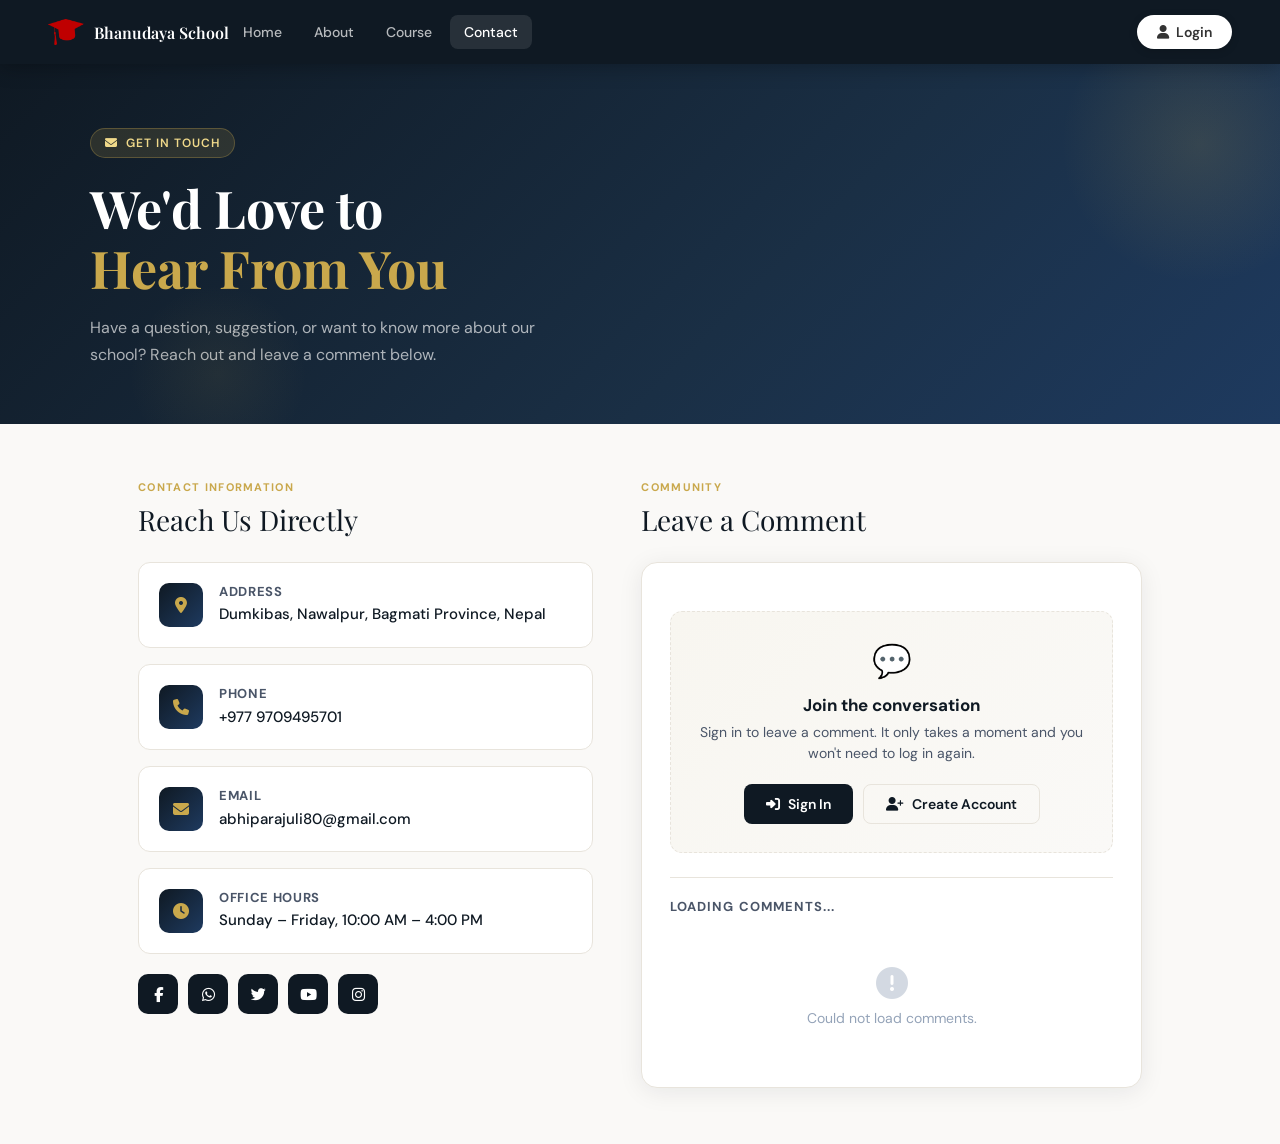
<file: contact.html>
<!DOCTYPE html>
<html lang="en">
<head>
<meta charset="UTF-8">
<meta name="viewport" content="width=device-width, initial-scale=1.0">
<title>Contact Us — Bhanudaya Secondary School</title>
<link rel="preconnect" href="https://fonts.googleapis.com">
<link rel="preconnect" href="https://fonts.gstatic.com" crossorigin>
<link href="https://fonts.googleapis.com/css2?family=Playfair+Display:wght@600;700&family=DM+Sans:wght@300;400;500;600&display=swap" rel="stylesheet">
<link rel="stylesheet" href="https://cdnjs.cloudflare.com/ajax/libs/font-awesome/6.5.1/css/all.min.css">
<script src="https://accounts.google.com/gsi/client" async defer></script>

<style>
/* ── Reset & Base ─────────────────────────────────────────── */
*, *::before, *::after { margin:0; padding:0; box-sizing:border-box; }

:root {
  --ink:      #0f1923;
  --ink-soft: #4a5568;
  --ink-mute: #94a3b8;
  --gold:     #c9a84c;
  --gold-lt:  #f0d98a;
  --surface:  #faf9f7;
  --white:    #ffffff;
  --border:   #e8e4dc;
  --danger:   #dc2626;
  --success:  #16a34a;
  --radius:   12px;
  --shadow:   0 4px 24px rgba(15,25,35,0.08);
  --shadow-lg:0 12px 48px rgba(15,25,35,0.14);
}

body {
  font-family: 'DM Sans', sans-serif;
  background: var(--surface);
  color: var(--ink);
  min-height: 100vh;
}

/* ── Navbar ──────────────────────────────────────────────── */
.navbar {
  position: sticky; top: 0; z-index: 100;
  background: var(--ink);
  padding: 0 48px;
  display: flex; align-items: center; justify-content: space-between;
  height: 64px;
  box-shadow: 0 2px 20px rgba(0,0,0,0.3);
}
.navbar-brand {
  display: flex; align-items: center; gap: 10px;
  text-decoration: none;
}
.navbar-brand img { width: 36px; height: 36px; object-fit: contain; }
.navbar-brand span {
  font-family: 'Playfair Display', serif;
  color: var(--white); font-size: 16px; font-weight: 600;
}
.nav-links { display: flex; gap: 4px; }
.nav-links a {
  color: rgba(255,255,255,0.7); text-decoration: none;
  padding: 8px 14px; border-radius: 8px;
  font-size: 14px; font-weight: 500;
  transition: all 0.2s;
}
.nav-links a:hover, .nav-links a.active {
  color: var(--white); background: rgba(255,255,255,0.1);
}

/* ── Hero Banner ─────────────────────────────────────────── */
.hero {
  background: linear-gradient(135deg, var(--ink) 0%, #1a2f45 60%, #1e3a5f 100%);
  padding: 64px 48px 56px;
  position: relative; overflow: hidden;
}
.hero::before {
  content: '';
  position: absolute; top: -60px; right: -60px;
  width: 280px; height: 280px;
  border-radius: 50%;
  background: radial-gradient(circle, rgba(201,168,76,0.15), transparent 70%);
}
.hero::after {
  content: '';
  position: absolute; bottom: -40px; left: 10%;
  width: 180px; height: 180px;
  border-radius: 50%;
  background: radial-gradient(circle, rgba(201,168,76,0.08), transparent 70%);
}
.hero-inner { max-width: 1100px; margin: 0 auto; position: relative; }
.hero-label {
  display: inline-flex; align-items: center; gap: 8px;
  background: rgba(201,168,76,0.15); border: 1px solid rgba(201,168,76,0.3);
  color: var(--gold-lt); font-size: 12px; font-weight: 600;
  letter-spacing: 0.08em; text-transform: uppercase;
  padding: 6px 14px; border-radius: 20px;
  margin-bottom: 20px;
}
.hero h1 {
  font-family: 'Playfair Display', serif;
  color: var(--white); font-size: clamp(32px, 5vw, 52px);
  line-height: 1.15; margin-bottom: 16px;
}
.hero h1 span { color: var(--gold); }
.hero p {
  color: rgba(255,255,255,0.65); font-size: 16px;
  max-width: 480px; line-height: 1.7;
}

/* ── Main Layout ─────────────────────────────────────────── */
.main { max-width: 1100px; margin: 0 auto; padding: 56px 48px; }
.grid { display: grid; grid-template-columns: 1fr 1.1fr; gap: 48px; }

/* ── Section Titles ──────────────────────────────────────── */
.section-label {
  font-size: 11px; font-weight: 700; letter-spacing: 0.12em;
  text-transform: uppercase; color: var(--gold);
  margin-bottom: 8px;
}
.section-title {
  font-family: 'Playfair Display', serif;
  font-size: 28px; color: var(--ink); margin-bottom: 24px;
  line-height: 1.3;
}

/* ── Contact Info Cards ───────────────────────────────────── */
.info-card {
  display: flex; align-items: flex-start; gap: 16px;
  background: var(--white); border: 1px solid var(--border);
  border-radius: var(--radius); padding: 20px;
  margin-bottom: 16px;
  transition: box-shadow 0.2s, transform 0.2s;
}
.info-card:hover { box-shadow: var(--shadow); transform: translateY(-2px); }
.info-icon {
  width: 44px; height: 44px; border-radius: 10px;
  background: linear-gradient(135deg, var(--ink), #1e3a5f);
  display: flex; align-items: center; justify-content: center;
  flex-shrink: 0;
}
.info-icon i { color: var(--gold); font-size: 16px; }
.info-content h4 { font-size: 13px; font-weight: 700; color: var(--ink-soft); margin-bottom: 4px; text-transform: uppercase; letter-spacing: 0.05em; }
.info-content p, .info-content a { font-size: 15px; color: var(--ink); text-decoration: none; font-weight: 500; }
.info-content a:hover { color: var(--gold); }

.social-row { display: flex; gap: 10px; margin-top: 20px; }
.social-btn {
  width: 40px; height: 40px; border-radius: 10px;
  background: var(--ink); color: var(--white);
  display: flex; align-items: center; justify-content: center;
  text-decoration: none; font-size: 15px;
  transition: all 0.2s;
}
.social-btn:hover { background: var(--gold); transform: translateY(-2px); }

/* ── Comment Section ─────────────────────────────────────── */
.comment-section {
  background: var(--white); border: 1px solid var(--border);
  border-radius: 16px; overflow: hidden;
  box-shadow: var(--shadow);
}
.comment-header {
  padding: 28px 28px 0;
}

/* ── Login Gate ──────────────────────────────────────────── */
.login-gate {
  margin: 20px 28px 24px;
  background: linear-gradient(135deg, #f8f6f0, #faf9f7);
  border: 1px dashed var(--border);
  border-radius: 12px; padding: 28px;
  text-align: center;
  transition: all 0.3s ease;
}
.login-gate.hidden { display: none; }
.login-gate-icon { font-size: 32px; margin-bottom: 12px; }
.login-gate h3 { font-size: 17px; font-weight: 700; margin-bottom: 6px; color: var(--ink); }
.login-gate p { font-size: 14px; color: var(--ink-soft); margin-bottom: 20px; line-height: 1.5; }
.login-gate-btns { display: flex; gap: 10px; justify-content: center; flex-wrap: wrap; }
.btn-primary {
  display: inline-flex; align-items: center; gap: 8px;
  padding: 10px 22px; background: var(--ink); color: var(--white);
  border: none; border-radius: 8px; font-size: 14px; font-weight: 600;
  cursor: pointer; text-decoration: none; transition: all 0.2s;
  font-family: 'DM Sans', sans-serif;
}
.btn-primary:hover { background: #1e3a5f; transform: translateY(-1px); }
.btn-outline {
  display: inline-flex; align-items: center; gap: 8px;
  padding: 10px 22px; background: transparent; color: var(--ink);
  border: 1.5px solid var(--border); border-radius: 8px;
  font-size: 14px; font-weight: 600; cursor: pointer; text-decoration: none;
  transition: all 0.2s; font-family: 'DM Sans', sans-serif;
}
.btn-outline:hover { border-color: var(--ink); background: var(--ink); color: var(--white); }

/* ── Logged-in composer ──────────────────────────────────── */
.composer { margin: 20px 28px 24px; }
.composer.hidden { display: none; }
.composer-user {
  display: flex; align-items: center; gap: 12px;
  margin-bottom: 14px;
}
.composer-avatar {
  width: 38px; height: 38px; border-radius: 50%;
  background: linear-gradient(135deg, var(--gold), #a07830);
  color: var(--white); font-weight: 700; font-size: 14px;
  display: flex; align-items: center; justify-content: center;
  flex-shrink: 0;
}
.composer-name { font-size: 14px; font-weight: 600; color: var(--ink); }
.composer-email { font-size: 12px; color: var(--ink-mute); }
.composer-logout {
  margin-left: auto; font-size: 12px; color: var(--ink-mute);
  background: none; border: none; cursor: pointer;
  text-decoration: underline; font-family: 'DM Sans', sans-serif;
}
.composer-logout:hover { color: var(--danger); }

.composer-textarea {
  width: 100%; padding: 14px 16px;
  border: 1.5px solid var(--border); border-radius: 10px;
  font-size: 14px; font-family: 'DM Sans', sans-serif;
  color: var(--ink); background: var(--surface);
  resize: none; height: 100px;
  transition: border-color 0.2s, box-shadow 0.2s;
  outline: none;
}
.composer-textarea:focus {
  border-color: var(--ink); 
  box-shadow: 0 0 0 3px rgba(15,25,35,0.06);
}
.composer-footer {
  display: flex; align-items: center; justify-content: space-between;
  margin-top: 10px;
}
.char-count { font-size: 12px; color: var(--ink-mute); }
.btn-post {
  display: inline-flex; align-items: center; gap: 8px;
  padding: 10px 22px; background: var(--gold); color: var(--ink);
  border: none; border-radius: 8px; font-size: 14px; font-weight: 700;
  cursor: pointer; transition: all 0.2s;
  font-family: 'DM Sans', sans-serif;
}
.btn-post:hover { background: #b8933e; transform: translateY(-1px); }
.btn-post:disabled { opacity: 0.5; cursor: not-allowed; transform: none; }

/* ── Divider ─────────────────────────────────────────────── */
.divider {
  height: 1px; background: var(--border);
  margin: 0 28px;
}

/* ── Comments List ───────────────────────────────────────── */
.comments-list { padding: 20px 28px 28px; }
.comments-count {
  font-size: 13px; font-weight: 700; color: var(--ink-soft);
  text-transform: uppercase; letter-spacing: 0.08em;
  margin-bottom: 20px;
}

.comment-item {
  display: flex; gap: 12px; margin-bottom: 20px;
  animation: fadeUp 0.4s ease forwards;
}
@keyframes fadeUp {
  from { opacity: 0; transform: translateY(10px); }
  to   { opacity: 1; transform: translateY(0); }
}
.comment-avatar {
  width: 36px; height: 36px; border-radius: 50%;
  background: linear-gradient(135deg, #1e3a5f, #2563eb);
  color: var(--white); font-weight: 700; font-size: 13px;
  display: flex; align-items: center; justify-content: center;
  flex-shrink: 0;
}
.comment-avatar img { width: 36px; height: 36px; border-radius: 50%; object-fit: cover; }
.comment-bubble {
  background: var(--surface); border: 1px solid var(--border);
  border-radius: 0 12px 12px 12px;
  padding: 12px 16px; flex: 1;
}
.comment-meta {
  display: flex; align-items: center; gap: 8px; margin-bottom: 6px;
}
.comment-name { font-size: 13px; font-weight: 700; color: var(--ink); }
.comment-time { font-size: 12px; color: var(--ink-mute); }
.comment-text { font-size: 14px; color: var(--ink-soft); line-height: 1.6; }

.no-comments {
  text-align: center; padding: 32px 0;
  color: var(--ink-mute); font-size: 14px;
}
.no-comments i { font-size: 32px; display: block; margin-bottom: 10px; opacity: 0.4; }

/* ── Login Modal ─────────────────────────────────────────── */
.modal-overlay {
  display: none; position: fixed; inset: 0;
  background: rgba(15,25,35,0.6); backdrop-filter: blur(4px);
  z-index: 1000; align-items: center; justify-content: center;
}
.modal-overlay.open { display: flex; }

.modal {
  background: var(--white); border-radius: 20px;
  width: 90%; max-width: 420px;
  box-shadow: var(--shadow-lg);
  animation: modalIn 0.3s cubic-bezier(0.34,1.56,0.64,1);
  overflow: hidden;
}
@keyframes modalIn {
  from { opacity: 0; transform: scale(0.9) translateY(20px); }
  to   { opacity: 1; transform: scale(1) translateY(0); }
}
.modal-header {
  background: var(--ink); padding: 24px 28px;
  position: relative;
}
.modal-header h2 {
  font-family: 'Playfair Display', serif;
  color: var(--white); font-size: 22px; margin-bottom: 4px;
}
.modal-header p { color: rgba(255,255,255,0.6); font-size: 13px; }
.modal-close {
  position: absolute; top: 18px; right: 20px;
  background: rgba(255,255,255,0.1); border: none;
  color: var(--white); width: 32px; height: 32px;
  border-radius: 8px; cursor: pointer; font-size: 16px;
  display: flex; align-items: center; justify-content: center;
  transition: background 0.2s;
}
.modal-close:hover { background: rgba(255,255,255,0.2); }

.modal-body { padding: 28px; }
.modal-tabs {
  display: flex; background: var(--surface); border-radius: 10px;
  padding: 4px; margin-bottom: 24px; gap: 4px;
}
.tab-btn {
  flex: 1; padding: 9px; border: none; border-radius: 8px;
  background: transparent; color: var(--ink-soft);
  font-size: 14px; font-weight: 600; cursor: pointer;
  transition: all 0.2s; font-family: 'DM Sans', sans-serif;
}
.tab-btn.active { background: var(--white); color: var(--ink); box-shadow: 0 1px 4px rgba(0,0,0,0.1); }

.tab-panel { display: none; }
.tab-panel.active { display: block; }

.field { margin-bottom: 16px; }
.field label { display: block; font-size: 12px; font-weight: 700; color: var(--ink-soft); margin-bottom: 6px; text-transform: uppercase; letter-spacing: 0.05em; }
.field input {
  width: 100%; padding: 11px 14px;
  border: 1.5px solid var(--border); border-radius: 8px;
  font-size: 14px; font-family: 'DM Sans', sans-serif;
  color: var(--ink); background: var(--surface); outline: none;
  transition: border-color 0.2s, box-shadow 0.2s;
}
.field input:focus {
  border-color: var(--ink);
  box-shadow: 0 0 0 3px rgba(15,25,35,0.06);
}
.field-row { display: grid; grid-template-columns: 1fr 1fr; gap: 12px; }

.btn-submit {
  width: 100%; padding: 13px;
  background: var(--ink); color: var(--white);
  border: none; border-radius: 10px;
  font-size: 15px; font-weight: 700;
  cursor: pointer; transition: all 0.2s;
  font-family: 'DM Sans', sans-serif;
  margin-bottom: 16px;
}
.btn-submit:hover { background: #1e3a5f; }

.or-divider {
  display: flex; align-items: center; gap: 12px;
  color: var(--ink-mute); font-size: 12px; margin-bottom: 16px;
}
.or-divider::before, .or-divider::after {
  content: ''; flex: 1; height: 1px; background: var(--border);
}

.msg-box {
  padding: 10px 14px; border-radius: 8px;
  font-size: 13px; font-weight: 500; margin-bottom: 14px;
  display: none;
}
.msg-box.error   { background: #fef2f2; color: var(--danger); border: 1px solid #fecaca; display: block; }
.msg-box.success { background: #f0fdf4; color: var(--success); border: 1px solid #bbf7d0; display: block; }

/* Google button wrapper */
.g_id_signin { display: flex; justify-content: center; }
/* ── Forgot password link ── */
.forgot-link {
  background: none; border: none; cursor: pointer;
  color: var(--gold); font-size: 13px; font-weight: 600;
  font-family: 'DM Sans', sans-serif; padding: 0;
  transition: color 0.2s;
}
.forgot-link:hover { color: #a07830; text-decoration: underline; }

/* ── Forgot password modal ── */
.fp-modal-overlay {
  display: none; position: fixed; inset: 0;
  background: rgba(15,25,35,0.65); backdrop-filter: blur(5px);
  z-index: 1100; align-items: center; justify-content: center;
}
.fp-modal-overlay.open { display: flex; }
.fp-modal {
  background: var(--white); border-radius: 20px;
  width: 90%; max-width: 420px;
  box-shadow: var(--shadow-lg);
  animation: modalIn 0.3s cubic-bezier(0.34,1.56,0.64,1);
  overflow: hidden;
}
.fp-steps {
  display: flex; align-items: center; justify-content: center;
  background: var(--surface); border-bottom: 1px solid var(--border);
  padding: 16px 24px;
}
.fp-step {
  flex: 1; text-align: center; font-size: 11px; font-weight: 700;
  color: var(--ink-mute); text-transform: uppercase; letter-spacing: 0.06em;
  transition: color 0.3s;
}
.fp-step.active { color: var(--gold); }
.fp-step.done   { color: #16a34a; }
.fp-step-num {
  display: flex; align-items: center; justify-content: center;
  width: 28px; height: 28px; border-radius: 50%;
  background: var(--border); color: var(--ink-mute);
  font-size: 13px; font-weight: 800; margin: 0 auto 5px;
  transition: all 0.3s;
}
.fp-step.active .fp-step-num { background: var(--gold); color: var(--ink); box-shadow: 0 2px 8px rgba(201,168,76,0.4); }
.fp-step.done .fp-step-num   { background: #16a34a; color: #fff; }
.fp-connector { width: 28px; height: 2px; background: var(--border); flex-shrink: 0; transition: background 0.4s; }
.fp-connector.done { background: #16a34a; }
.fp-header { background: var(--ink); padding: 24px 28px; position: relative; }
.fp-header h2 { font-family: 'Playfair Display', serif; color: var(--white); font-size: 21px; margin-bottom: 4px; }
.fp-header p  { color: rgba(255,255,255,0.6); font-size: 13px; line-height: 1.5; }
.fp-close {
  position: absolute; top: 18px; right: 20px;
  background: rgba(255,255,255,0.1); border: none;
  color: var(--white); width: 32px; height: 32px;
  border-radius: 8px; cursor: pointer; font-size: 16px;
  display: flex; align-items: center; justify-content: center;
  transition: background 0.2s;
}
.fp-close:hover { background: rgba(255,255,255,0.2); }
.fp-body { padding: 28px; }
.otp-row { display: flex; gap: 10px; justify-content: center; margin: 8px 0 20px; }
.otp-box {
  width: 52px; height: 58px; border: 2px solid var(--border);
  border-radius: 12px; text-align: center; font-size: 26px;
  font-weight: 800; font-family: 'Playfair Display', serif;
  color: var(--ink); background: var(--surface); outline: none;
  transition: border-color 0.2s, box-shadow 0.2s;
}
.otp-box:focus { border-color: var(--gold); box-shadow: 0 0 0 3px rgba(201,168,76,0.2); background: #fffdf5; }
.otp-box.filled { border-color: var(--gold); color: var(--gold); }
.resend-row { text-align: center; margin-top: 14px; }
.resend-timer { font-size: 13px; color: var(--ink-mute); }
.resend-btn {
  background: none; border: none; cursor: pointer;
  color: var(--gold); font-size: 13px; font-weight: 600;
  font-family: 'DM Sans', sans-serif; padding: 0; display: none;
}
.resend-btn:hover { text-decoration: underline; }
.strength-bar-wrap { margin-top: 8px; height: 4px; background: var(--border); border-radius: 4px; overflow: hidden; }
.strength-bar { height: 100%; width: 0; border-radius: 4px; transition: width 0.4s, background 0.4s; }
.strength-label { font-size: 11px; color: var(--ink-mute); margin-top: 4px; height: 14px; }
.fp-success { text-align: center; padding: 12px 0 8px; }
.fp-success-icon {
  width: 68px; height: 68px; border-radius: 50%;
  background: linear-gradient(135deg, #16a34a, #15803d);
  display: flex; align-items: center; justify-content: center;
  margin: 0 auto 20px;
  animation: popIn 0.5s cubic-bezier(0.34,1.56,0.64,1);
}
@keyframes popIn { from { transform:scale(0);opacity:0; } to { transform:scale(1);opacity:1; } }
.fp-success-icon i { color: #fff; font-size: 30px; }
.fp-success h3 { font-family: 'Playfair Display', serif; font-size: 22px; margin-bottom: 8px; }
.fp-success p  { font-size: 14px; color: var(--ink-soft); line-height: 1.6; margin-bottom: 24px; }
.fp-panel { display: none; animation: panelSlide 0.3s ease; }
.fp-panel.active { display: block; }
@keyframes panelSlide { from { opacity:0; transform:translateX(14px); } to { opacity:1; transform:translateX(0); } }

/* ── Responsive ──────────────────────────────────────────── */
@media (max-width: 768px) {
  .navbar { padding: 0 20px; }
  .hero { padding: 40px 20px; }
  .main { padding: 32px 20px; }
  .grid { grid-template-columns: 1fr; gap: 32px; }
  .navbar-brand span { display: none; }
}
</style>
</head>

<body>

<!-- ── Navbar ─────────────────────────────────────────────── -->
<nav class="navbar">
  <a href="index.html" class="navbar-brand">
    <img src="photo/hat.png" alt="logo">
    <span>Bhanudaya School</span>
  </a>
  <div class="nav-links">
    <a href="index.html">Home</a>
    <a href="about.html">About</a>
    <a href="course.html">Course</a>
    <a href="contact.html" class="active">Contact</a>
  </div>
</nav>

<!-- ── Hero ──────────────────────────────────────────────── -->
<section class="hero">
  <div class="hero-inner">
    <div class="hero-label"><i class="fa fa-envelope"></i> Get in Touch</div>
    <h1>We'd Love to<br><span>Hear From You</span></h1>
    <p>Have a question, suggestion, or want to know more about our school? Reach out and leave a comment below.</p>
  </div>
</section>

<!-- ── Main ──────────────────────────────────────────────── -->
<main class="main">
  <div class="grid">

    <!-- LEFT: Contact Info -->
    <div>
      <div class="section-label">Contact Information</div>
      <div class="section-title">Reach Us Directly</div>

      <div class="info-card">
        <div class="info-icon"><i class="fa fa-map-marker-alt"></i></div>
        <div class="info-content">
          <h4>Address</h4>
          <p>Dumkibas, Nawalpur, Bagmati Province, Nepal</p>
        </div>
      </div>

      <div class="info-card">
        <div class="info-icon"><i class="fa fa-phone"></i></div>
        <div class="info-content">
          <h4>Phone</h4>
          <a href="tel:+977000000000">+977 9709495701</a>
        </div>
      </div>

      <div class="info-card">
        <div class="info-icon"><i class="fa fa-envelope"></i></div>
        <div class="info-content">
          <h4>Email</h4>
          <a href="mailto:abhiparajuli80@gmail.com">abhiparajuli80@gmail.com</a>
        </div>
      </div>

      <div class="info-card">
        <div class="info-icon"><i class="fa fa-clock"></i></div>
        <div class="info-content">
          <h4>Office Hours</h4>
          <p>Sunday – Friday, 10:00 AM – 4:00 PM</p>
        </div>
      </div>

      <div class="social-row">
        <a href="https://www.facebook.com/Bhanudaya-model-secondary-school-767262433633066/" class="social-btn" target="_blank"><i class="fab fa-facebook-f"></i></a>
        <a href="https://www.whatsapp.com/" class="social-btn" target="_blank"><i class="fab fa-whatsapp"></i></a>
        <a href="https://twitter.com/" class="social-btn" target="_blank"><i class="fab fa-twitter"></i></a>
        <a href="https://www.youtube.com/" class="social-btn" target="_blank"><i class="fab fa-youtube"></i></a>
        <a href="https://www.instagram.com/" class="social-btn" target="_blank"><i class="fab fa-instagram"></i></a>
      </div>
    </div>

    <!-- RIGHT: Comments -->
    <div>
      <div class="section-label">Community</div>
      <div class="section-title">Leave a Comment</div>

      <div class="comment-section">
        <div class="comment-header"></div>

        <!-- LOGIN GATE — shown when not logged in -->
        <div class="login-gate" id="loginGate">
          <div class="login-gate-icon">💬</div>
          <h3>Join the conversation</h3>
          <p>Sign in to leave a comment. It only takes a moment and you won't need to log in again.</p>
          <div class="login-gate-btns">
            <button class="btn-primary" onclick="openModal('signin')">
              <i class="fa fa-sign-in-alt"></i> Sign In
            </button>
            <button class="btn-outline" onclick="openModal('signup')">
              <i class="fa fa-user-plus"></i> Create Account
            </button>
          </div>
        </div>

        <!-- COMPOSER — shown when logged in -->
        <div class="composer hidden" id="composer">
          <div class="composer-user">
            <div class="composer-avatar" id="composerAvatar"></div>
            <div>
              <div class="composer-name" id="composerName"></div>
              <div class="composer-email" id="composerEmail"></div>
            </div>
            <button class="composer-logout" onclick="logout()">Sign out</button>
          </div>
          <textarea class="composer-textarea" id="commentInput"
            placeholder="Share your thoughts about our school..."
            maxlength="500" oninput="updateCharCount()"></textarea>
          <div class="composer-footer">
            <span class="char-count" id="charCount">0 / 500</span>
            <button class="btn-post" id="postBtn" onclick="postComment()">
              <i class="fa fa-paper-plane"></i> Post Comment
            </button>
          </div>
        </div>

        <div class="divider"></div>

        <!-- COMMENTS LIST -->
        <div class="comments-list">
          <div class="comments-count" id="commentsCount">Loading comments...</div>
          <div id="commentsList"></div>
        </div>
      </div>
    </div>

  </div>
</main>

<!-- ── Login Modal ────────────────────────────────────────── -->
<div class="modal-overlay" id="modalOverlay" onclick="closeModalOutside(event)">
  <div class="modal">
    <div class="modal-header">
      <h2 id="modalTitle">Welcome Back</h2>
      <p id="modalSubtitle">Sign in to leave a comment</p>
      <button class="modal-close" onclick="closeModal()"><i class="fa fa-times"></i></button>
    </div>
    <div class="modal-body">

      <!-- Tabs -->
      <div class="modal-tabs">
        <button class="tab-btn active" id="tabSignin" onclick="switchTab('signin')">Sign In</button>
        <button class="tab-btn" id="tabSignup" onclick="switchTab('signup')">Sign Up</button>
      </div>

      <!-- Sign In Panel -->
      <div class="tab-panel active" id="panelSignin">
        <div class="msg-box" id="signinMsg"></div>
        <div class="field">
          <label>Email Address</label>
          <input type="email" id="siEmail" placeholder="you@example.com">
        </div>
        <div class="field">
          <label>Password</label>
          <input type="password" id="siPassword" placeholder="Your password">
        </div>
        <div style="text-align:right;margin-bottom:14px;margin-top:-4px;">
          <button class="forgot-link" onclick="openForgot()">Forgot password?</button>
        </div>
        <button class="btn-submit" onclick="signIn()">Sign In</button>
        <div class="or-divider">or continue with</div>
        <div id="g_id_onload"
          data-client_id="695927072092-r3u5rrk1b51n1637e1s4a4dfso1pu0bi.apps.googleusercontent.com"
          data-callback="handleGoogle">
        </div>
        <div class="g_id_signin" data-type="standard" data-theme="outline" data-size="large" data-width="364"></div>
      </div>

      <!-- Sign Up Panel -->
      <div class="tab-panel" id="panelSignup">
        <div class="msg-box" id="signupMsg"></div>
        <div class="field-row">
          <div class="field">
            <label>First Name</label>
            <input type="text" id="suFname" placeholder="First">
          </div>
          <div class="field">
            <label>Last Name</label>
            <input type="text" id="suLname" placeholder="Last">
          </div>
        </div>
        <div class="field">
          <label>Email Address</label>
          <input type="email" id="suEmail" placeholder="your.real@gmail.com">
        </div>
        <div class="field">
          <label>Password</label>
          <input type="password" id="suPassword" placeholder="Min 6 characters">
        </div>
        <button class="btn-submit" onclick="signUp()">Create Account</button>
        <div class="or-divider">or continue with</div>
        <div class="g_id_signin" data-type="standard" data-theme="outline" data-size="large" data-width="364"></div>
      </div>

    </div>
  </div>
</div>

<script src="js/navbar.js"></script>
<script>
const API ="https://my-school-project-4.onrender.com/api";

// ── Auth state ────────────────────────────────────────────
function getUser() {
  const token = localStorage.getItem("token");
  const name  = localStorage.getItem("fullName");
  const email = localStorage.getItem("email");
  return token && name ? { token, name, email } : null;
}

function saveUser(data) {
  localStorage.setItem("token",    data.token);
  localStorage.setItem("fullName", data.fullName);
  localStorage.setItem("email",    data.email);
}

function logout() {
  localStorage.removeItem("token");
  localStorage.removeItem("fullName");
  localStorage.removeItem("email");
  renderAuthState();
}

// ── Render login gate vs composer ────────────────────────
function renderAuthState() {
  const user = getUser();
  const gate     = document.getElementById("loginGate");
  const composer = document.getElementById("composer");

  if (user) {
    gate.classList.add("hidden");
    composer.classList.remove("hidden");

    // Fill composer user info
    const initials = user.name.split(" ").map(n=>n[0]).join("").toUpperCase().slice(0,2);
    document.getElementById("composerAvatar").textContent = initials;
    document.getElementById("composerName").textContent   = user.name;
    document.getElementById("composerEmail").textContent  = user.email;

    closeModal();
  } else {
    gate.classList.remove("hidden");
    composer.classList.add("hidden");
  }
}

// ── Modal ─────────────────────────────────────────────────
function openModal(tab = 'signin') {
  document.getElementById("modalOverlay").classList.add("open");
  switchTab(tab);
}
function closeModal() {
  document.getElementById("modalOverlay").classList.remove("open");
}
function closeModalOutside(e) {
  if (e.target === document.getElementById("modalOverlay")) closeModal();
}
function switchTab(tab) {
  document.querySelectorAll(".tab-btn").forEach(b => b.classList.remove("active"));
  document.querySelectorAll(".tab-panel").forEach(p => p.classList.remove("active"));
  document.getElementById("tab"   + cap(tab)).classList.add("active");
  document.getElementById("panel" + cap(tab)).classList.add("active");
  if (tab === 'signin') {
    document.getElementById("modalTitle").textContent    = "Welcome Back";
    document.getElementById("modalSubtitle").textContent = "Sign in to leave a comment";
  } else {
    document.getElementById("modalTitle").textContent    = "Create Account";
    document.getElementById("modalSubtitle").textContent = "Enter your real Gmail to get a verification link";
  }
}
function cap(s) { return s.charAt(0).toUpperCase() + s.slice(1); }

function showMsg(id, text, type) {
  const el = document.getElementById(id);
  el.textContent = text;
  el.className = "msg-box " + type;
}

// ── Sign In ───────────────────────────────────────────────
async function signIn() {
  const email    = document.getElementById("siEmail").value.trim();
  const password = document.getElementById("siPassword").value;
  if (!email || !password) { showMsg("signinMsg","Please fill in all fields.","error"); return; }

  try {
    const res  = await fetch(`${API}/auth/signin`, {
      method:"POST", headers:{"Content-Type":"application/json"},
      body: JSON.stringify({ Email: email, Password: password })
    });
    const data = await res.json();
    if (data.success) {
      saveUser(data);
      closeModal();
      renderAuthState();
      if (typeof window._navbarRefresh === "function") window._navbarRefresh();
      loadComments();
    } else {
      showMsg("signinMsg", data.message || "Incorrect email or password.", "error");
    }
  } catch(e) {
    showMsg("signinMsg","Cannot reach server. Is the API running?","error");
  }
}

// ── Sign Up ───────────────────────────────────────────────
async function signUp() {
  const fName    = document.getElementById("suFname").value.trim();
  const lName    = document.getElementById("suLname").value.trim();
  const email    = document.getElementById("suEmail").value.trim();
  const password = document.getElementById("suPassword").value;

  if (!fName || !lName || !email || !password) {
    showMsg("signupMsg","Please fill in all fields.","error"); return;
  }
  if (password.length < 6) {
    showMsg("signupMsg","Password must be at least 6 characters.","error"); return;
  }

  try {
    const res  = await fetch(`${API}/auth/register`, {
      method:"POST", headers:{"Content-Type":"application/json"},
      body: JSON.stringify({ FName: fName, LName: lName, Email: email, Password: password })
    });
    const data = await res.json();
    if (data.success) {
      showMsg("signupMsg", data.message || "Check your inbox for the verification link!", "success");
      document.getElementById("suFname").value    = "";
      document.getElementById("suLname").value    = "";
      document.getElementById("suEmail").value    = "";
      document.getElementById("suPassword").value = "";
    } else {
      showMsg("signupMsg", data.message || "Registration failed.", "error");
    }
  } catch(e) {
    showMsg("signupMsg","Cannot reach server. Is the API running?","error");
  }
}

// ── Google Login ──────────────────────────────────────────
async function handleGoogle(response) {
  try {
    const res = await fetch(`${API}/auth/google`, {
      method: "POST",
      headers: { "Content-Type": "application/json" },
      body: JSON.stringify({ credential: response.credential })
    });

    // ✅ Check if response has content before parsing
    const text = await res.text();
    console.log("Google response status:", res.status);
    console.log("Google response body:", text);

    if (!text) {
      alert("Server returned empty response. Check Render logs.");
      return;
    }

    const data = JSON.parse(text);

    if (data.success) {
      saveUser(data);
      closeModal();
      renderAuthState();
      if (typeof window._navbarRefresh === "function") window._navbarRefresh();
      loadComments();
    } else {
      alert("Google login failed: " + data.message);
    }
  } catch(e) {
    alert("Google login failed: " + e.message);
  }
}

// ── Comments ──────────────────────────────────────────────
function updateCharCount() {
  const len = document.getElementById("commentInput").value.length;
  document.getElementById("charCount").textContent = `${len} / 500`;
  document.getElementById("postBtn").disabled = len === 0;
}

async function postComment() {
  const user = getUser();
  if (!user) { openModal('signin'); return; }

  const text = document.getElementById("commentInput").value.trim();
  if (!text) return;

  document.getElementById("postBtn").disabled = true;
  document.getElementById("postBtn").innerHTML = '<i class="fa fa-spinner fa-spin"></i> Posting...';

  try {
    await fetch(`${API}/comments`, {
      method:"POST",
      headers:{
        "Content-Type":"application/json",
        "Authorization":`Bearer ${user.token}`
      },
      body: JSON.stringify({
        userName:    user.name,
        userEmail:   user.email,
        userImage:   "",
        commentText: text
      })
    });
    document.getElementById("commentInput").value = "";
    document.getElementById("charCount").textContent = "0 / 500";
    loadComments();
  } catch(e) {
    alert("Could not post comment.");
  } finally {
    document.getElementById("postBtn").disabled = false;
    document.getElementById("postBtn").innerHTML = '<i class="fa fa-paper-plane"></i> Post Comment';
  }
}

async function loadComments() {
  try {
    const res  = await fetch(`${API}/comments`);
    const data = await res.json();

    document.getElementById("commentsCount").textContent =
      data.length === 0 ? "No comments yet" : `${data.length} Comment${data.length !== 1 ? 's' : ''}`;

    if (data.length === 0) {
      document.getElementById("commentsList").innerHTML = `
        <div class="no-comments">
          <i class="fa fa-comments"></i>
          Be the first to leave a comment!
        </div>`;
      return;
    }

    document.getElementById("commentsList").innerHTML = data.map(c => {
      const initials = c.userName.split(" ").map(n=>n[0]).join("").toUpperCase().slice(0,2);
      const time     = c.createdAt ? timeAgo(new Date(c.createdAt)) : "";
      return `
        <div class="comment-item">
          <div class="comment-avatar">
            ${c.userImage
              ? `<img src="${c.userImage}" alt="${c.userName}" onerror="this.parentElement.textContent='${initials}'">`
              : initials}
          </div>
          <div class="comment-bubble">
            <div class="comment-meta">
              <span class="comment-name">${escHtml(c.userName)}</span>
              <span class="comment-time">${time}</span>
            </div>
            <div class="comment-text">${escHtml(c.commentText)}</div>
          </div>
        </div>`;
    }).join("");
  } catch(e) {
    document.getElementById("commentsList").innerHTML =
      `<div class="no-comments"><i class="fa fa-exclamation-circle"></i> Could not load comments.</div>`;
  }
}

// ── Helpers ───────────────────────────────────────────────
function escHtml(s) {
  return s.replace(/&/g,"&amp;").replace(/</g,"&lt;").replace(/>/g,"&gt;").replace(/"/g,"&quot;");
}

function timeAgo(date) {
  const s = Math.floor((Date.now() - date) / 1000);
  if (s < 60)  return "just now";
  if (s < 3600) return Math.floor(s/60) + "m ago";
  if (s < 86400) return Math.floor(s/3600) + "h ago";
  return Math.floor(s/86400) + "d ago";
}

// ── Init ──────────────────────────────────────────────────
document.getElementById("postBtn").disabled = true;
renderAuthState();
loadComments();

// Press Enter (Ctrl+Enter) to submit
document.getElementById("commentInput").addEventListener("keydown", function(e) {
  if (e.key === "Enter" && (e.ctrlKey || e.metaKey)) postComment();
});


// ── Forgot Password ────────────────────────────────────────
let fpStep = 1;
let fpEmailVal = "";
let fpResetToken = "";
let resendInterval = null;

function openForgot() {
  document.getElementById("fpOverlay").classList.add("open");
  fpGotoStep(1);
}
function closeForgot() {
  document.getElementById("fpOverlay").classList.remove("open");
  clearInterval(resendInterval);
}
function fpCloseOutside(e) {
  if (e.target === document.getElementById("fpOverlay")) closeForgot();
}

function fpGotoStep(n) {
  fpStep = n;
  // Panels
  [1,2,3,4].forEach(i => {
    document.getElementById("fpPanel"+i).classList.toggle("active", i===n);
  });
  // Step indicators
  [1,2,3].forEach(i => {
    const el = document.getElementById("fpS"+i);
    el.classList.remove("active","done");
    if (i < n) el.classList.add("done");
    else if (i === n) el.classList.add("active");
  });
  // Connectors
  [1,2].forEach(i => {
    document.getElementById("fpC"+i).classList.toggle("done", i < n);
  });
  // Hide step bar on success screen
  document.getElementById("fpSteps").style.display = n === 4 ? "none" : "";

  const titles = {
    1: ["Reset Password",     "Enter your email to receive a 6-digit OTP"],
    2: ["Check Your Email",   "Enter the 6-digit code we sent you"],
    3: ["Set New Password",   "Choose a strong new password"],
    4: ["All Done!",          ""]
  };
  document.getElementById("fpTitle").textContent = titles[n][0];
  document.getElementById("fpSub").textContent   = titles[n][1];

  // Clear messages
  ["fpMsg1","fpMsg2","fpMsg3"].forEach(id => {
    const el = document.getElementById(id);
    if (el) { el.textContent = ""; el.className = "msg-box"; }
  });
}

function showFpMsg(id, text, type) {
  const el = document.getElementById(id);
  el.textContent = text;
  el.className = "msg-box " + type;
}

// STEP 1 — Send OTP
async function sendOtp() {
  const email = document.getElementById("fpEmail").value.trim();
  if (!email) { showFpMsg("fpMsg1","Please enter your email address.","error"); return; }

  const btn = document.getElementById("fpSendBtn");
  btn.disabled = true;
  btn.innerHTML = '<i class="fa fa-spinner fa-spin"></i> Sending...';

  try {
    const res  = await fetch(`${API}/auth/forgot-password`, {
      method: "POST",
      headers: { "Content-Type": "application/json" },
      body: JSON.stringify({ email })
    });
    const data = await res.json();
    if (data.success) {
      fpEmailVal = email;
      document.getElementById("fpEmailDisplay").textContent = email;
      fpGotoStep(2);
      startResendTimer();
      document.getElementById("otp0").focus();
    } else {
      showFpMsg("fpMsg1", data.message || "Email not found. Please check and try again.", "error");
    }
  } catch(e) {
    showFpMsg("fpMsg1", "Cannot reach server. Is the API running?", "error");
  } finally {
    btn.disabled = false;
    btn.innerHTML = '<i class="fa fa-paper-plane"></i> Send OTP to Email';
  }
}

// STEP 2 — OTP input helpers
function otpInput(i) {
  const box = document.getElementById("otp"+i);
  box.value = box.value.replace(/\D/g,"").slice(-1); // digits only
  box.classList.toggle("filled", box.value !== "");
  if (box.value && i < 5) document.getElementById("otp"+(i+1)).focus();
  // Auto verify when all 6 filled
  const code = [0,1,2,3,4,5].map(j => document.getElementById("otp"+j).value).join("");
  if (code.length === 6) setTimeout(verifyOtp, 200);
}
function otpKey(e, i) {
  if (e.key === "Backspace" && !document.getElementById("otp"+i).value && i > 0) {
    document.getElementById("otp"+(i-1)).focus();
  }
  if (e.key === "Enter") verifyOtp();
}

// STEP 2 — Verify OTP
async function verifyOtp() {
  const code = [0,1,2,3,4,5].map(i => document.getElementById("otp"+i).value).join("");
  if (code.length < 6) { showFpMsg("fpMsg2","Please enter all 6 digits.","error"); return; }

  const btn = document.getElementById("fpVerifyBtn");
  btn.disabled = true;
  btn.innerHTML = '<i class="fa fa-spinner fa-spin"></i> Verifying...';

  try {
    const res  = await fetch(`${API}/auth/verify-otp`, {
      method: "POST",
      headers: { "Content-Type": "application/json" },
      body: JSON.stringify({ email: fpEmailVal, otp: code })
    });
    const data = await res.json();
    if (data.success) {
      fpResetToken = data.resetToken || "";
      clearInterval(resendInterval);
      fpGotoStep(3);
      document.getElementById("fpNewPwd").focus();
    } else {
      showFpMsg("fpMsg2", data.message || "Incorrect OTP. Please check and try again.", "error");
      // Shake the OTP boxes
      document.getElementById("otpRow").style.animation = "none";
      setTimeout(() => { document.getElementById("otpRow").style.animation = ""; }, 10);
    }
  } catch(e) {
    showFpMsg("fpMsg2","Cannot reach server. Is the API running?","error");
  } finally {
    btn.disabled = false;
    btn.innerHTML = '<i class="fa fa-check-circle"></i> Verify OTP';
  }
}

// Resend OTP timer
function startResendTimer() {
  let secs = 60;
  document.getElementById("resendTimer").style.display = "";
  document.getElementById("resendBtn").style.display   = "none";
  document.getElementById("resendCount").textContent   = secs;
  clearInterval(resendInterval);
  resendInterval = setInterval(() => {
    secs--;
    document.getElementById("resendCount").textContent = secs;
    if (secs <= 0) {
      clearInterval(resendInterval);
      document.getElementById("resendTimer").style.display = "none";
      document.getElementById("resendBtn").style.display   = "inline";
    }
  }, 1000);
}

async function resendOtp() {
  document.getElementById("resendBtn").style.display = "none";
  document.getElementById("resendTimer").style.display = "";
  showFpMsg("fpMsg2","","");
  // Clear boxes
  [0,1,2,3,4,5].forEach(i => {
    const b = document.getElementById("otp"+i);
    b.value = ""; b.classList.remove("filled");
  });
  document.getElementById("otp0").focus();
  await sendOtpSilent();
  startResendTimer();
}

async function sendOtpSilent() {
  try {
    await fetch(`${API}/auth/forgot-password`, {
      method:"POST", headers:{"Content-Type":"application/json"},
      body: JSON.stringify({ email: fpEmailVal })
    });
  } catch(e) {}
}

// STEP 3 — Password strength
function checkStrength() {
  const pwd = document.getElementById("fpNewPwd").value;
  const bar = document.getElementById("strengthBar");
  const lbl = document.getElementById("strengthLabel");
  let score = 0;
  if (pwd.length >= 6)  score++;
  if (pwd.length >= 10) score++;
  if (/[A-Z]/.test(pwd)) score++;
  if (/[0-9]/.test(pwd)) score++;
  if (/[^A-Za-z0-9]/.test(pwd)) score++;
  const levels = [
    { w:"0%",   bg:"",         t:"" },
    { w:"25%",  bg:"#ef4444",  t:"Weak" },
    { w:"50%",  bg:"#f97316",  t:"Fair" },
    { w:"75%",  bg:"#eab308",  t:"Good" },
    { w:"90%",  bg:"#22c55e",  t:"Strong" },
    { w:"100%", bg:"#16a34a",  t:"Very Strong" },
  ];
  const l = levels[Math.min(score, 5)];
  bar.style.width = l.w; bar.style.background = l.bg;
  lbl.textContent = l.t; lbl.style.color = l.bg;
}

// STEP 3 — Reset Password
async function resetPassword() {
  const pwd  = document.getElementById("fpNewPwd").value;
  const conf = document.getElementById("fpConfirmPwd").value;
  if (pwd.length < 6)    { showFpMsg("fpMsg3","Password must be at least 6 characters.","error"); return; }
  if (pwd !== conf)      { showFpMsg("fpMsg3","Passwords do not match.","error"); return; }

  const btn = document.getElementById("fpResetBtn");
  btn.disabled = true;
  btn.innerHTML = '<i class="fa fa-spinner fa-spin"></i> Updating...';

  try {
    const res  = await fetch(`${API}/auth/reset-password`, {
      method: "POST",
      headers: { "Content-Type": "application/json" },
      body: JSON.stringify({ email: fpEmailVal, resetToken: fpResetToken, newPassword: pwd })
    });
    const data = await res.json();
    if (data.success) {
      fpGotoStep(4);
    } else {
      showFpMsg("fpMsg3", data.message || "Could not update password. Please try again.", "error");
    }
  } catch(e) {
    showFpMsg("fpMsg3","Cannot reach server. Is the API running?","error");
  } finally {
    btn.disabled = false;
    btn.innerHTML = '<i class="fa fa-lock"></i> Update Password';
  }
}
</script>

<!-- ── Forgot Password Modal ───────────────────────────────── -->
<div class="fp-modal-overlay" id="fpOverlay" onclick="fpCloseOutside(event)">
  <div class="fp-modal" id="fpModal">

    <!-- Step bar -->
    <div class="fp-steps" id="fpSteps">
      <div class="fp-step active" id="fpS1"><div class="fp-step-num">1</div>Email</div>
      <div class="fp-connector" id="fpC1"></div>
      <div class="fp-step" id="fpS2"><div class="fp-step-num">2</div>OTP</div>
      <div class="fp-connector" id="fpC2"></div>
      <div class="fp-step" id="fpS3"><div class="fp-step-num">3</div>Password</div>
    </div>

    <!-- Header (changes per step) -->
    <div class="fp-header">
      <h2 id="fpTitle">Reset Password</h2>
      <p  id="fpSub">Enter your email to receive a 6-digit OTP</p>
      <button class="fp-close" onclick="closeForgot()"><i class="fa fa-times"></i></button>
    </div>

    <div class="fp-body">

      <!-- STEP 1: Email -->
      <div class="fp-panel active" id="fpPanel1">
        <div class="msg-box" id="fpMsg1"></div>
        <div class="field">
          <label>Your Registered Email</label>
          <input type="email" id="fpEmail" placeholder="you@example.com"
                 onkeydown="if(event.key==='Enter') sendOtp()">
        </div>
        <button class="btn-submit" id="fpSendBtn" onclick="sendOtp()">
          <i class="fa fa-paper-plane"></i> Send OTP to Email
        </button>
        <div style="text-align:center;margin-top:16px;">
          <button class="forgot-link" onclick="closeForgot();openModal('signin')">
            &larr; Back to Sign In
          </button>
        </div>
      </div>

      <!-- STEP 2: OTP -->
      <div class="fp-panel" id="fpPanel2">
        <div class="msg-box" id="fpMsg2"></div>
        <p style="font-size:14px;color:var(--ink-soft);margin-bottom:20px;line-height:1.6;">
          We sent a 6-digit code to <strong id="fpEmailDisplay"></strong>. Enter it below — it expires in <strong>10 minutes</strong>.
        </p>
        <div class="otp-row" id="otpRow">
          <input class="otp-box" maxlength="1" id="otp0" oninput="otpInput(0)" onkeydown="otpKey(event,0)">
          <input class="otp-box" maxlength="1" id="otp1" oninput="otpInput(1)" onkeydown="otpKey(event,1)">
          <input class="otp-box" maxlength="1" id="otp2" oninput="otpInput(2)" onkeydown="otpKey(event,2)">
          <input class="otp-box" maxlength="1" id="otp3" oninput="otpInput(3)" onkeydown="otpKey(event,3)">
          <input class="otp-box" maxlength="1" id="otp4" oninput="otpInput(4)" onkeydown="otpKey(event,4)">
          <input class="otp-box" maxlength="1" id="otp5" oninput="otpInput(5)" onkeydown="otpKey(event,5)">
        </div>
        <button class="btn-submit" id="fpVerifyBtn" onclick="verifyOtp()">
          <i class="fa fa-check-circle"></i> Verify OTP
        </button>
        <div class="resend-row">
          <span class="resend-timer" id="resendTimer">Resend in <strong id="resendCount">60</strong>s</span>
          <button class="resend-btn" id="resendBtn" onclick="resendOtp()">Resend OTP</button>
        </div>
      </div>

      <!-- STEP 3: New Password -->
      <div class="fp-panel" id="fpPanel3">
        <div class="msg-box" id="fpMsg3"></div>
        <div class="field">
          <label>New Password</label>
          <input type="password" id="fpNewPwd" placeholder="Min 6 characters" oninput="checkStrength()">
          <div class="strength-bar-wrap"><div class="strength-bar" id="strengthBar"></div></div>
          <div class="strength-label" id="strengthLabel"></div>
        </div>
        <div class="field">
          <label>Confirm Password</label>
          <input type="password" id="fpConfirmPwd" placeholder="Repeat new password"
                 onkeydown="if(event.key==='Enter') resetPassword()">
        </div>
        <button class="btn-submit" id="fpResetBtn" onclick="resetPassword()">
          <i class="fa fa-lock"></i> Update Password
        </button>
      </div>

      <!-- STEP 4: Success -->
      <div class="fp-panel" id="fpPanel4">
        <div class="fp-success">
          <div class="fp-success-icon"><i class="fa fa-check"></i></div>
          <h3>Password Updated!</h3>
          <p>Your password has been reset successfully. You can now sign in with your new password.</p>
          <button class="btn-submit" onclick="closeForgot();openModal('signin')">
            <i class="fa fa-sign-in-alt"></i> Sign In Now
          </button>
        </div>
      </div>

    </div>
  </div>
</div>
</body>
</html>
</file>
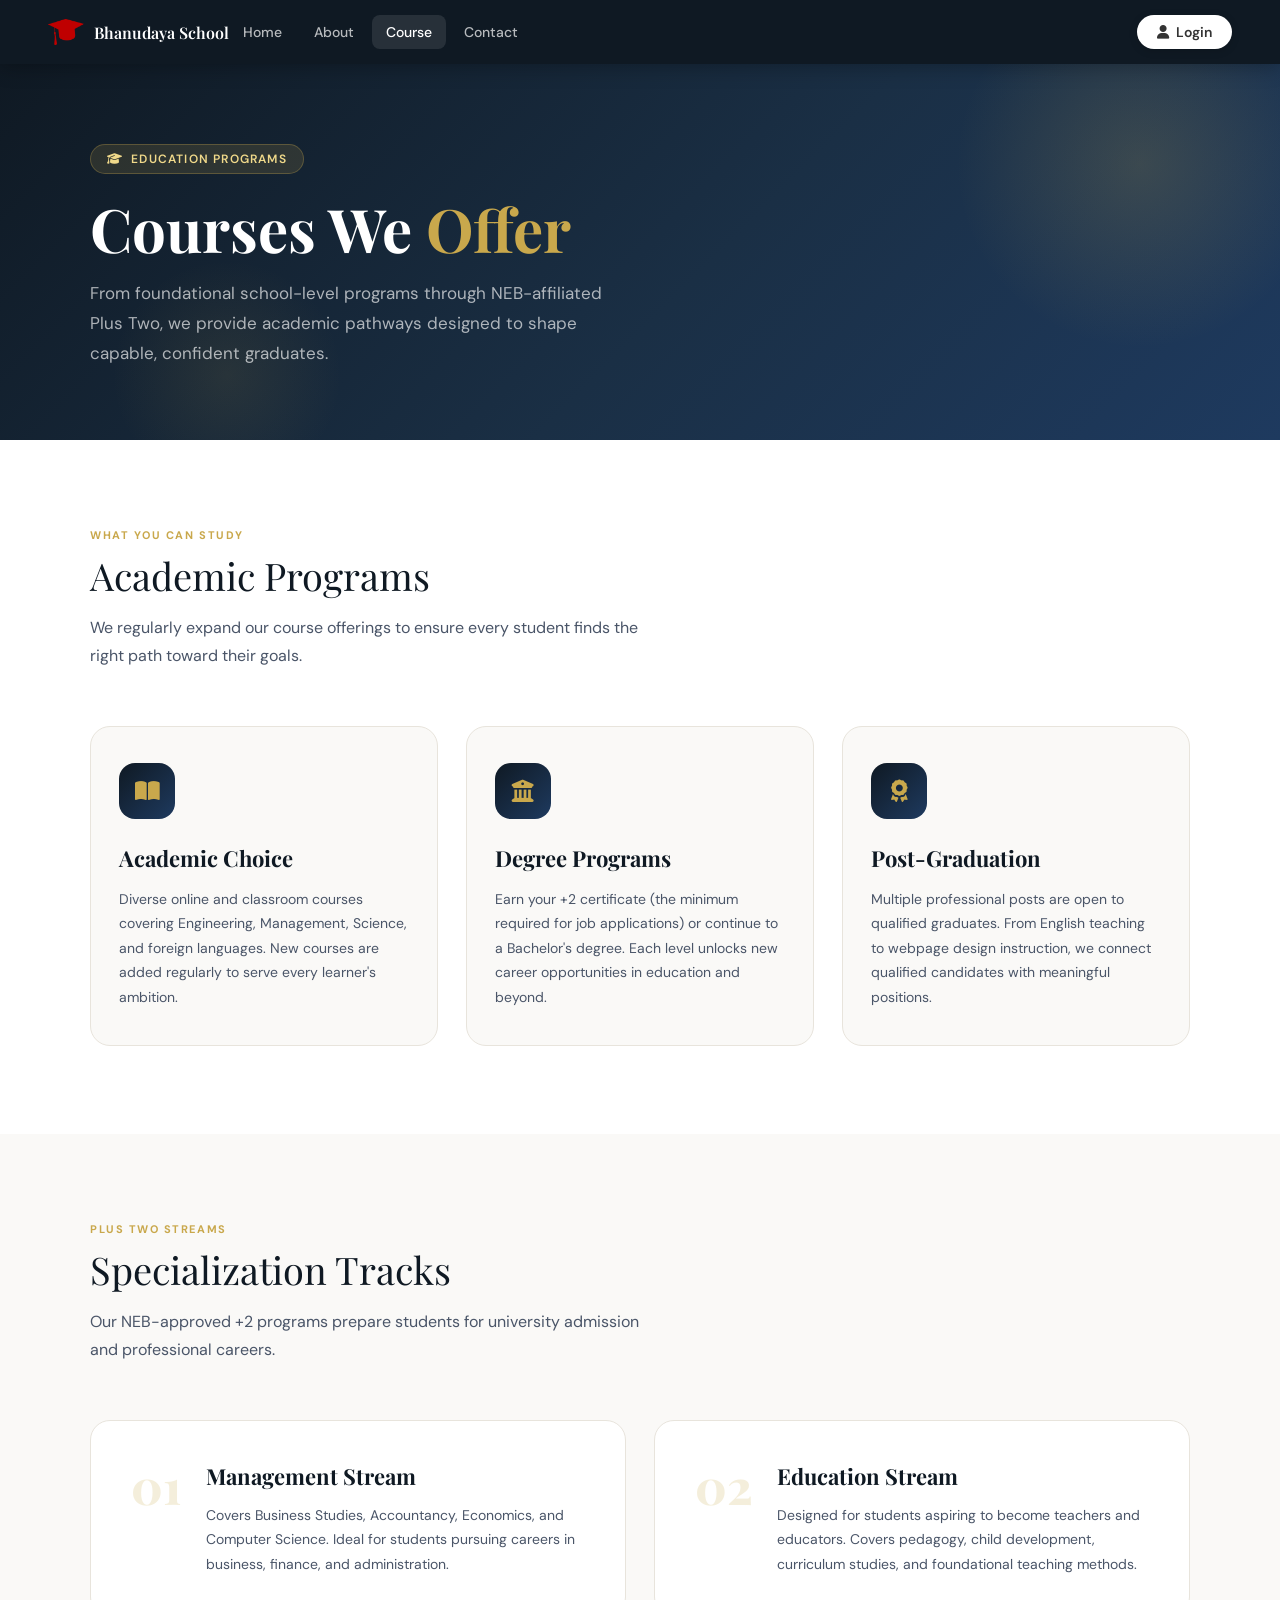
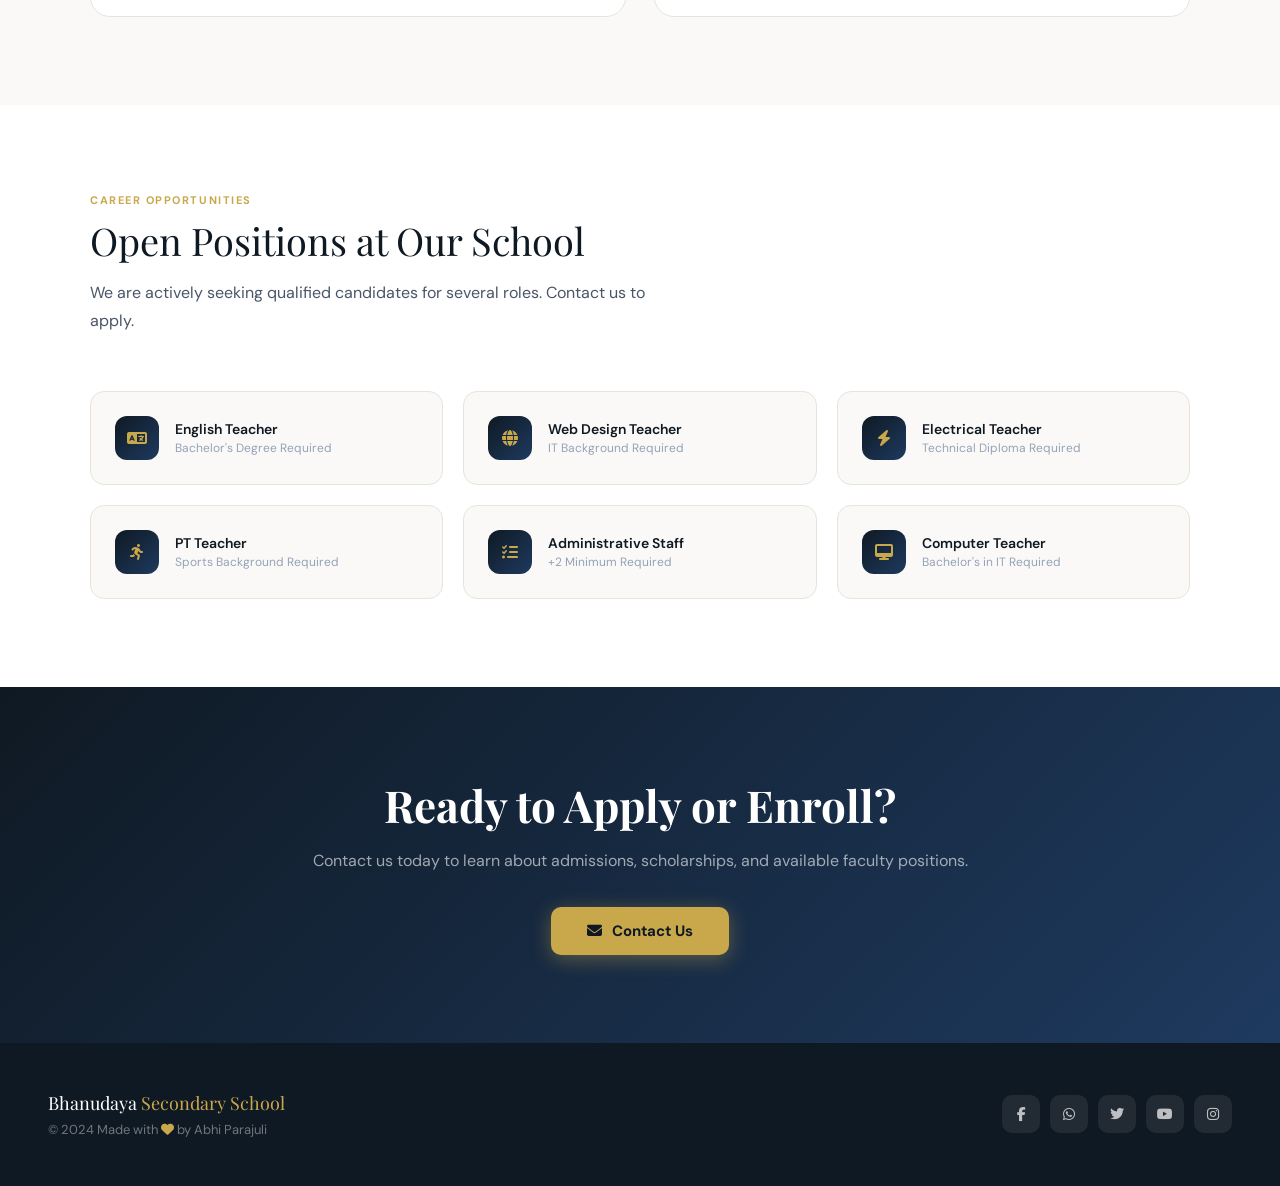
<file: course.html>
<!DOCTYPE html>
<html lang="en">
<head>
  <meta charset="UTF-8">
  <meta name="viewport" content="width=device-width, initial-scale=1.0">
  <title>Courses — Bhanudaya Secondary School</title>
  <link rel="preconnect" href="https://fonts.googleapis.com">
  <link rel="preconnect" href="https://fonts.gstatic.com" crossorigin>
  <link href="https://fonts.googleapis.com/css2?family=Playfair+Display:wght@600;700;800&family=DM+Sans:wght@300;400;500;600&display=swap" rel="stylesheet">
  <link rel="stylesheet" href="https://cdnjs.cloudflare.com/ajax/libs/font-awesome/6.5.1/css/all.min.css">
  <style>
    *, *::before, *::after { margin:0; padding:0; box-sizing:border-box; }

    :root {
      --ink:      #0f1923;
      --ink-soft: #4a5568;
      --ink-mute: #94a3b8;
      --gold:     #c9a84c;
      --gold-lt:  #f0d98a;
      --surface:  #faf9f7;
      --white:    #ffffff;
      --border:   #e8e4dc;
      --shadow:   0 4px 24px rgba(15,25,35,0.08);
      --shadow-lg:0 12px 48px rgba(15,25,35,0.14);
    }

    html { scroll-behavior: smooth; }
    body { font-family: 'DM Sans', sans-serif; background: var(--surface); color: var(--ink); overflow-x: hidden; }

    /* NAVBAR */
    .navbar { position: sticky; top: 0; z-index: 100; background: var(--ink); padding: 0 48px; display: flex; align-items: center; justify-content: space-between; height: 64px; box-shadow: 0 2px 20px rgba(0,0,0,0.3); }
    .navbar-brand { display: flex; align-items: center; gap: 10px; text-decoration: none; }
    .navbar-brand img { width: 36px; height: 36px; object-fit: contain; }
    .navbar-brand span { font-family: 'Playfair Display', serif; color: var(--white); font-size: 16px; font-weight: 600; }
    .nav-links { display: flex; gap: 4px; align-items: center; }
    .nav-links a { color: rgba(255,255,255,0.7); text-decoration: none; padding: 8px 14px; border-radius: 8px; font-size: 14px; font-weight: 500; transition: all 0.2s; }
    .nav-links a:hover, .nav-links a.active { color: var(--white); background: rgba(255,255,255,0.1); }
    .menu-toggle { display: none; background: none; border: none; color: var(--white); font-size: 22px; cursor: pointer; }

    /* HERO */
    .hero {
      background: linear-gradient(135deg, var(--ink) 0%, #1a2f45 55%, #1e3a5f 100%);
      padding: 80px 48px 72px; position: relative; overflow: hidden;
    }
    .hero-orb { position: absolute; border-radius: 50%; pointer-events: none; }
    .hero-orb-1 { width: 400px; height: 400px; top: -100px; right: -60px; background: radial-gradient(circle, rgba(201,168,76,0.18), transparent 65%); animation: floatOrb 9s ease-in-out infinite; }
    .hero-orb-2 { width: 250px; height: 250px; bottom: -60px; left: 8%; background: radial-gradient(circle, rgba(201,168,76,0.10), transparent 65%); animation: floatOrb 11s ease-in-out infinite reverse; }
    @keyframes floatOrb { 0%,100% { transform: translateY(0); } 50% { transform: translateY(-24px); } }
    .hero-inner { max-width: 1100px; margin: 0 auto; position: relative; z-index: 1; }
    .hero-label { display: inline-flex; align-items: center; gap: 8px; background: rgba(201,168,76,0.15); border: 1px solid rgba(201,168,76,0.3); color: var(--gold-lt); font-size: 12px; font-weight: 600; letter-spacing: 0.1em; text-transform: uppercase; padding: 6px 16px; border-radius: 20px; margin-bottom: 20px; opacity: 0; animation: fadeUp 0.7s 0.2s ease forwards; }
    .hero h1 { font-family: 'Playfair Display', serif; color: var(--white); font-size: clamp(36px, 5vw, 60px); line-height: 1.15; margin-bottom: 16px; opacity: 0; animation: fadeUp 0.7s 0.4s ease forwards; }
    .hero h1 span { color: var(--gold); }
    .hero p { color: rgba(255,255,255,0.65); font-size: 17px; max-width: 540px; line-height: 1.75; opacity: 0; animation: fadeUp 0.7s 0.6s ease forwards; }
    @keyframes fadeUp { from { opacity:0; transform:translateY(24px); } to { opacity:1; transform:translateY(0); } }

    /* REVEAL */
    .reveal { opacity: 0; transform: translateY(32px); transition: opacity 0.7s ease, transform 0.7s ease; }
    .reveal.visible { opacity: 1; transform: translateY(0); }
    .reveal-d1 { transition-delay: 0.1s; } .reveal-d2 { transition-delay: 0.2s; } .reveal-d3 { transition-delay: 0.3s; }

    section { padding: 88px 48px; }
    .container { max-width: 1100px; margin: 0 auto; }
    .section-label { font-size: 11px; font-weight: 700; letter-spacing: 0.14em; text-transform: uppercase; color: var(--gold); margin-bottom: 10px; }
    .section-title { font-family: 'Playfair Display', serif; font-size: clamp(26px, 3.5vw, 38px); color: var(--ink); line-height: 1.25; margin-bottom: 14px; }
    .section-sub { font-size: 16px; color: var(--ink-soft); max-width: 560px; line-height: 1.75; margin-bottom: 56px; }

    /* MAIN COURSES */
    #programs { background: var(--white); }
    .programs-grid { display: grid; grid-template-columns: repeat(3,1fr); gap: 28px; }
    .program-card {
      background: var(--surface); border: 1px solid var(--border);
      border-radius: 20px; padding: 36px 28px;
      position: relative; overflow: hidden;
      transition: all 0.35s ease;
    }
    .program-card::before {
      content: '';
      position: absolute; top: 0; left: 0; right: 0;
      height: 4px;
      background: linear-gradient(90deg, var(--gold), var(--gold-lt));
      transform: scaleX(0); transform-origin: left;
      transition: transform 0.35s ease;
    }
    .program-card:hover { transform: translateY(-8px); box-shadow: var(--shadow-lg); border-color: transparent; background: var(--white); }
    .program-card:hover::before { transform: scaleX(1); }
    .prog-icon {
      width: 56px; height: 56px; border-radius: 16px;
      background: linear-gradient(135deg, var(--ink), #1e3a5f);
      display: flex; align-items: center; justify-content: center;
      margin-bottom: 24px;
    }
    .prog-icon i { color: var(--gold); font-size: 22px; }
    .program-card h3 { font-family: 'Playfair Display', serif; font-size: 22px; margin-bottom: 14px; color: var(--ink); }
    .program-card p { font-size: 14px; color: var(--ink-soft); line-height: 1.75; }

    /* STREAMS */
    #streams { background: var(--surface); }
    .streams-grid { display: grid; grid-template-columns: 1fr 1fr; gap: 28px; }
    .stream-card {
      background: var(--white); border: 1px solid var(--border);
      border-radius: 20px; padding: 40px;
      display: flex; gap: 24px; align-items: flex-start;
      transition: all 0.3s;
    }
    .stream-card:hover { box-shadow: var(--shadow-lg); transform: translateY(-4px); }
    .stream-num {
      font-family: 'Playfair Display', serif;
      font-size: 48px; font-weight: 800;
      color: rgba(201,168,76,0.2); line-height: 1;
      flex-shrink: 0;
    }
    .stream-content h3 { font-family: 'Playfair Display', serif; font-size: 22px; margin-bottom: 12px; color: var(--ink); }
    .stream-content p { font-size: 14px; color: var(--ink-soft); line-height: 1.75; }

    /* JOBS */
    #jobs { background: var(--white); }
    .jobs-grid { display: grid; grid-template-columns: repeat(3,1fr); gap: 20px; }
    .job-card {
      background: var(--surface); border: 1px solid var(--border);
      border-radius: 14px; padding: 24px;
      display: flex; align-items: center; gap: 16px;
      transition: all 0.25s;
    }
    .job-card:hover { border-color: var(--gold); box-shadow: var(--shadow); transform: translateY(-2px); }
    .job-icon {
      width: 44px; height: 44px; border-radius: 12px;
      background: linear-gradient(135deg, var(--ink), #1e3a5f);
      display: flex; align-items: center; justify-content: center; flex-shrink: 0;
    }
    .job-icon i { color: var(--gold); font-size: 16px; }
    .job-title { font-size: 14px; font-weight: 600; color: var(--ink); }
    .job-type { font-size: 12px; color: var(--ink-mute); margin-top: 2px; }

    /* CTA */
    #cta {
      background: linear-gradient(135deg, var(--ink), #1e3a5f);
      text-align: center; padding: 88px 48px;
    }
    #cta h2 { font-family: 'Playfair Display', serif; color: var(--white); font-size: clamp(28px,4vw,44px); margin-bottom: 16px; }
    #cta p { color: rgba(255,255,255,0.6); font-size: 16px; margin-bottom: 36px; }
    .btn-gold { display: inline-flex; align-items: center; gap: 10px; padding: 14px 36px; background: var(--gold); color: var(--ink); border-radius: 10px; font-size: 15px; font-weight: 700; text-decoration: none; transition: all 0.25s; box-shadow: 0 4px 20px rgba(201,168,76,0.4); }
    .btn-gold:hover { background: var(--gold-lt); transform: translateY(-2px); }

    /* FOOTER */
    footer { background: var(--ink); padding: 48px; display: flex; align-items: center; justify-content: space-between; flex-wrap: wrap; gap: 24px; }
    .footer-brand { font-family: 'Playfair Display', serif; color: var(--white); font-size: 18px; }
    .footer-brand span { color: var(--gold); }
    .footer-copy { font-size: 13px; color: rgba(255,255,255,0.4); margin-top: 6px; }
    .social-row { display: flex; gap: 10px; }
    .social-btn { width: 38px; height: 38px; border-radius: 10px; background: rgba(255,255,255,0.08); color: rgba(255,255,255,0.7); display: flex; align-items: center; justify-content: center; text-decoration: none; font-size: 14px; transition: all 0.2s; }
    .social-btn:hover { background: var(--gold); color: var(--ink); transform: translateY(-2px); }

    @media (max-width: 900px) {
      .programs-grid, .streams-grid, .jobs-grid { grid-template-columns: 1fr; }
    }
    @media (max-width: 768px) {
      .navbar { padding: 0 20px; } .navbar-brand span { display: none; }
      section { padding: 56px 20px; } .hero { padding: 56px 20px; }
      .menu-toggle { display: block; }
      .nav-links { display: none; position: absolute; top: 64px; left: 0; right: 0; background: var(--ink); flex-direction: column; padding: 16px; gap: 4px; border-top: 1px solid rgba(255,255,255,0.1); }
      .nav-links.open { display: flex; }
      footer { flex-direction: column; text-align: center; padding: 40px 20px; }
    }
  </style>
</head>
<body>

<nav class="navbar">
  <a href="index.html" class="navbar-brand">
    <img src="photo/hat.png" alt="logo">
    <span>Bhanudaya School</span>
  </a>
  <div class="nav-links" id="navLinks">
    <a href="index.html">Home</a>
    <a href="about.html">About</a>
    <a href="course.html" class="active">Course</a>
    <a href="contact.html">Contact</a>
  </div>
  <button class="menu-toggle" onclick="document.getElementById('navLinks').classList.toggle('open')">
    <i class="fa fa-bars"></i>
  </button>
</nav>

<section class="hero">
  <div class="hero-orb hero-orb-1"></div>
  <div class="hero-orb hero-orb-2"></div>
  <div class="hero-inner">
    <div class="hero-label"><i class="fa fa-graduation-cap"></i> Education Programs</div>
    <h1>Courses We <span>Offer</span></h1>
    <p>From foundational school-level programs through NEB-affiliated Plus Two, we provide academic pathways designed to shape capable, confident graduates.</p>
  </div>
</section>

<!-- PROGRAMS -->
<section id="programs">
  <div class="container">
    <div class="reveal">
      <div class="section-label">What You Can Study</div>
      <div class="section-title">Academic Programs</div>
      <p class="section-sub">We regularly expand our course offerings to ensure every student finds the right path toward their goals.</p>
    </div>
    <div class="programs-grid">
      <div class="program-card reveal reveal-d1">
        <div class="prog-icon"><i class="fa fa-book-open"></i></div>
        <h3>Academic Choice</h3>
        <p>Diverse online and classroom courses covering Engineering, Management, Science, and foreign languages. New courses are added regularly to serve every learner's ambition.</p>
      </div>
      <div class="program-card reveal reveal-d2">
        <div class="prog-icon"><i class="fa fa-university"></i></div>
        <h3>Degree Programs</h3>
        <p>Earn your +2 certificate (the minimum required for job applications) or continue to a Bachelor's degree. Each level unlocks new career opportunities in education and beyond.</p>
      </div>
      <div class="program-card reveal reveal-d3">
        <div class="prog-icon"><i class="fa fa-award"></i></div>
        <h3>Post-Graduation</h3>
        <p>Multiple professional posts are open to qualified graduates. From English teaching to webpage design instruction, we connect qualified candidates with meaningful positions.</p>
      </div>
    </div>
  </div>
</section>

<!-- STREAMS -->
<section id="streams">
  <div class="container">
    <div class="reveal">
      <div class="section-label">Plus Two Streams</div>
      <div class="section-title">Specialization Tracks</div>
      <p class="section-sub">Our NEB-approved +2 programs prepare students for university admission and professional careers.</p>
    </div>
    <div class="streams-grid">
      <div class="stream-card reveal reveal-d1">
        <div class="stream-num">01</div>
        <div class="stream-content">
          <h3>Management Stream</h3>
          <p>Covers Business Studies, Accountancy, Economics, and Computer Science. Ideal for students pursuing careers in business, finance, and administration.</p>
        </div>
      </div>
      <div class="stream-card reveal reveal-d2">
        <div class="stream-num">02</div>
        <div class="stream-content">
          <h3>Education Stream</h3>
          <p>Designed for students aspiring to become teachers and educators. Covers pedagogy, child development, curriculum studies, and foundational teaching methods.</p>
        </div>
      </div>
    </div>
  </div>
</section>

<!-- JOB OPENINGS -->
<section id="jobs">
  <div class="container">
    <div class="reveal">
      <div class="section-label">Career Opportunities</div>
      <div class="section-title">Open Positions at Our School</div>
      <p class="section-sub">We are actively seeking qualified candidates for several roles. Contact us to apply.</p>
    </div>
    <div class="jobs-grid">
      <div class="job-card reveal reveal-d1">
        <div class="job-icon"><i class="fa fa-language"></i></div>
        <div><div class="job-title">English Teacher</div><div class="job-type">Bachelor's Degree Required</div></div>
      </div>
      <div class="job-card reveal reveal-d2">
        <div class="job-icon"><i class="fa fa-globe"></i></div>
        <div><div class="job-title">Web Design Teacher</div><div class="job-type">IT Background Required</div></div>
      </div>
      <div class="job-card reveal reveal-d3">
        <div class="job-icon"><i class="fa fa-bolt"></i></div>
        <div><div class="job-title">Electrical Teacher</div><div class="job-type">Technical Diploma Required</div></div>
      </div>
      <div class="job-card reveal reveal-d1">
        <div class="job-icon"><i class="fa fa-running"></i></div>
        <div><div class="job-title">PT Teacher</div><div class="job-type">Sports Background Required</div></div>
      </div>
      <div class="job-card reveal reveal-d2">
        <div class="job-icon"><i class="fa fa-tasks"></i></div>
        <div><div class="job-title">Administrative Staff</div><div class="job-type">+2 Minimum Required</div></div>
      </div>
      <div class="job-card reveal reveal-d3">
        <div class="job-icon"><i class="fa fa-desktop"></i></div>
        <div><div class="job-title">Computer Teacher</div><div class="job-type">Bachelor's in IT Required</div></div>
      </div>
    </div>
  </div>
</section>

<!-- CTA -->
<section id="cta">
  <div class="container">
    <div class="reveal">
      <h2>Ready to Apply or Enroll?</h2>
      <p>Contact us today to learn about admissions, scholarships, and available faculty positions.</p>
      <a href="contact.html" class="btn-gold"><i class="fa fa-envelope"></i> Contact Us</a>
    </div>
  </div>
</section>

<footer>
  <div>
    <div class="footer-brand">Bhanudaya <span>Secondary School</span></div>
    <div class="footer-copy">© 2024 Made with <i class="fa fa-heart" style="color:var(--gold)"></i> by Abhi Parajuli</div>
  </div>
  <div class="social-row">
    <a href="https://www.facebook.com/Bhanudaya-model-secondary-school-767262433633066/" class="social-btn" target="_blank"><i class="fab fa-facebook-f"></i></a>
    <a href="https://www.whatsapp.com/" class="social-btn" target="_blank"><i class="fab fa-whatsapp"></i></a>
    <a href="https://twitter.com/" class="social-btn" target="_blank"><i class="fab fa-twitter"></i></a>
    <a href="https://www.youtube.com/" class="social-btn" target="_blank"><i class="fab fa-youtube"></i></a>
    <a href="https://www.instagram.com/" class="social-btn" target="_blank"><i class="fab fa-instagram"></i></a>
  </div>
</footer>

<script src="js/navbar.js"></script>
<script>
  const revealEls = document.querySelectorAll('.reveal');
  const io = new IntersectionObserver((entries) => {
    entries.forEach(e => { if (e.isIntersecting) { e.target.classList.add('visible'); io.unobserve(e.target); } });
  }, { threshold: 0.12 });
  revealEls.forEach(el => io.observe(el));
</script>
</body>
</html>
</file>
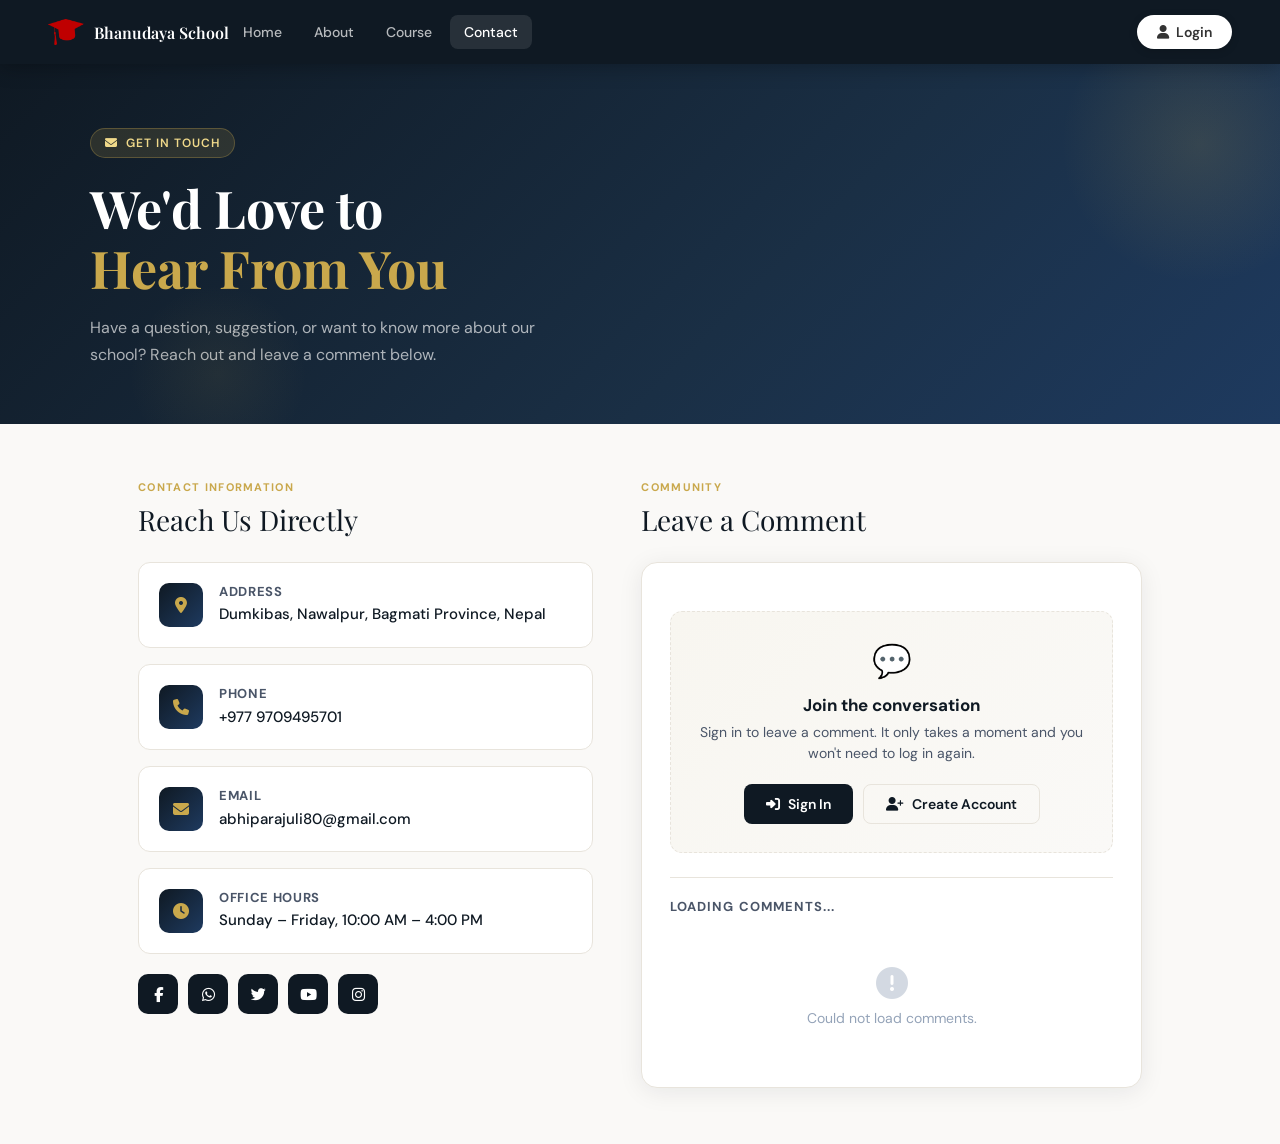
<file: homepage.html>
<!DOCTYPE html>
<html lang="en">
<head>
  <meta charset="UTF-8">
  <meta name="viewport" content="width=device-width, initial-scale=1.0">
  <title>My Profile — Bhanudaya Secondary School</title>
  <link rel="preconnect" href="https://fonts.googleapis.com">
  <link rel="preconnect" href="https://fonts.gstatic.com" crossorigin>
  <link href="https://fonts.googleapis.com/css2?family=Playfair+Display:wght@600;700&family=DM+Sans:wght@300;400;500;600&display=swap" rel="stylesheet">
  <link rel="stylesheet" href="https://cdnjs.cloudflare.com/ajax/libs/font-awesome/6.5.1/css/all.min.css">
  <style>
    *, *::before, *::after { margin:0; padding:0; box-sizing:border-box; }
    :root {
      --ink:#0f1923; --ink-soft:#4a5568; --ink-mute:#94a3b8;
      --gold:#c9a84c; --gold-lt:#f0d98a;
      --surface:#faf9f7; --white:#ffffff; --border:#e8e4dc;
      --shadow:0 4px 24px rgba(15,25,35,0.08);
      --shadow-lg:0 12px 48px rgba(15,25,35,0.14);
    }
    body { font-family:'DM Sans',sans-serif; background:var(--surface); color:var(--ink); min-height:100vh; }

    .navbar { position:sticky; top:0; z-index:100; background:var(--ink); padding:0 48px; display:flex; align-items:center; justify-content:space-between; height:64px; box-shadow:0 2px 20px rgba(0,0,0,0.3); }
    .navbar-brand { display:flex; align-items:center; gap:10px; text-decoration:none; }
    .navbar-brand img { width:36px; height:36px; object-fit:contain; }
    .navbar-brand span { font-family:'Playfair Display',serif; color:var(--white); font-size:16px; font-weight:600; }
    .nav-links { display:flex; gap:4px; align-items:center; }
    .nav-links a { color:rgba(255,255,255,0.7); text-decoration:none; padding:8px 14px; border-radius:8px; font-size:14px; font-weight:500; transition:all 0.2s; }
    .nav-links a:hover { color:var(--white); background:rgba(255,255,255,0.1); }

    .profile-wrapper {
      display:flex; align-items:center; justify-content:center;
      min-height: calc(100vh - 64px);
      padding: 48px 20px;
    }
    .profile-card {
      background: var(--white); border:1px solid var(--border);
      border-radius: 24px; padding: 56px 48px; text-align:center;
      max-width: 480px; width:100%;
      box-shadow: var(--shadow-lg);
      animation: cardIn 0.6s cubic-bezier(0.34,1.3,0.64,1) forwards;
    }
    @keyframes cardIn {
      from { opacity:0; transform:scale(0.92) translateY(24px); }
      to   { opacity:1; transform:scale(1) translateY(0); }
    }

    .avatar-ring {
      width: 96px; height: 96px; border-radius: 50%;
      background: linear-gradient(135deg, var(--gold), #a07830);
      display: flex; align-items:center; justify-content:center;
      margin: 0 auto 24px;
      font-family:'Playfair Display',serif;
      font-size:36px; font-weight:700; color:var(--white);
      box-shadow: 0 8px 24px rgba(201,168,76,0.4);
    }

    .welcome-label {
      display: inline-flex; align-items:center; gap:8px;
      background: rgba(201,168,76,0.1); border:1px solid rgba(201,168,76,0.25);
      color:var(--gold); font-size:12px; font-weight:700;
      letter-spacing:0.1em; text-transform:uppercase;
      padding:5px 14px; border-radius:20px; margin-bottom:16px;
    }

    .profile-card h1 {
      font-family:'Playfair Display',serif;
      font-size:32px; color:var(--ink); margin-bottom:8px;
    }
    .profile-card h1 span { color:var(--gold); }
    .profile-email {
      font-size:14px; color:var(--ink-mute); margin-bottom:40px;
    }

    .profile-info {
      background:var(--surface); border:1px solid var(--border);
      border-radius:14px; padding:24px; margin-bottom:32px; text-align:left;
    }
    .info-row {
      display:flex; align-items:center; gap:14px;
      padding:12px 0; border-bottom:1px solid var(--border);
    }
    .info-row:last-child { border-bottom:none; padding-bottom:0; }
    .info-row:first-child { padding-top:0; }
    .info-icon { width:36px; height:36px; border-radius:10px; background:linear-gradient(135deg,var(--ink),#1e3a5f); display:flex; align-items:center; justify-content:center; flex-shrink:0; }
    .info-icon i { color:var(--gold); font-size:14px; }
    .info-label { font-size:11px; font-weight:700; color:var(--ink-mute); text-transform:uppercase; letter-spacing:0.06em; }
    .info-value { font-size:14px; font-weight:600; color:var(--ink); margin-top:1px; }

    .btn-logout {
      display:inline-flex; align-items:center; gap:10px;
      padding:13px 32px; background:var(--ink); color:var(--white);
      border:none; border-radius:10px; font-size:15px; font-weight:700;
      cursor:pointer; transition:all 0.25s; font-family:'DM Sans',sans-serif;
      text-decoration:none; width:100%; justify-content:center;
    }
    .btn-logout:hover { background:#dc2626; transform:translateY(-1px); }

    @media(max-width:768px) {
      .navbar { padding:0 20px; }
      .navbar-brand span { display:none; }
      .profile-card { padding:36px 24px; }
    }
  </style>
</head>
<body>

<nav class="navbar">
  <a href="index.html" class="navbar-brand">
    <img src="photo/hat.png" alt="logo">
    <span>Bhanudaya School</span>
  </a>
  <div class="nav-links">
    <a href="index.html">Home</a>
    <a href="about.html">About</a>
    <a href="course.html">Course</a>
    <a href="contact.html">Contact</a>
  </div>
</nav>

<div class="profile-wrapper">
  <div class="profile-card">
    <div class="avatar-ring" id="avatarInitials">?</div>
    <div class="welcome-label"><i class="fa fa-star"></i> Member</div>
    <h1>Hello, <span id="userName">...</span></h1>
    <p class="profile-email" id="userEmail">Loading...</p>

    <div class="profile-info">
      <div class="info-row">
        <div class="info-icon"><i class="fa fa-user"></i></div>
        <div>
          <div class="info-label">Full Name</div>
          <div class="info-value" id="infoName">—</div>
        </div>
      </div>
      <div class="info-row">
        <div class="info-icon"><i class="fa fa-envelope"></i></div>
        <div>
          <div class="info-label">Email Address</div>
          <div class="info-value" id="infoEmail">—</div>
        </div>
      </div>
      <div class="info-row">
        <div class="info-icon"><i class="fa fa-shield-alt"></i></div>
        <div>
          <div class="info-label">Account Status</div>
          <div class="info-value" style="color:#16a34a"><i class="fa fa-check-circle"></i> Verified Member</div>
        </div>
      </div>
    </div>

    <button class="btn-logout" onclick="logout()">
      <i class="fa fa-sign-out-alt"></i> Sign Out
    </button>
  </div>
</div>

<script src="js/navbar.js"></script>
<script>
  const fullName = localStorage.getItem("fullName");
  const email    = localStorage.getItem("email");

  if (!fullName) {
    window.location.href = "contact.html";
  } else {
    const firstName = fullName.split(" ")[0];
    const initials  = fullName.split(" ").map(n => n[0]).join("").toUpperCase().slice(0,2);

    document.getElementById("avatarInitials").textContent = initials;
    document.getElementById("userName").textContent       = firstName;
    document.getElementById("userEmail").textContent      = email || "";
    document.getElementById("infoName").textContent       = fullName;
    document.getElementById("infoEmail").textContent      = email || "";
  }

  function logout() {
    localStorage.removeItem("token");
    localStorage.removeItem("fullName");
    localStorage.removeItem("email");
    window.location.href = "contact.html";
  }
</script>
</body>
</html>
</file>
